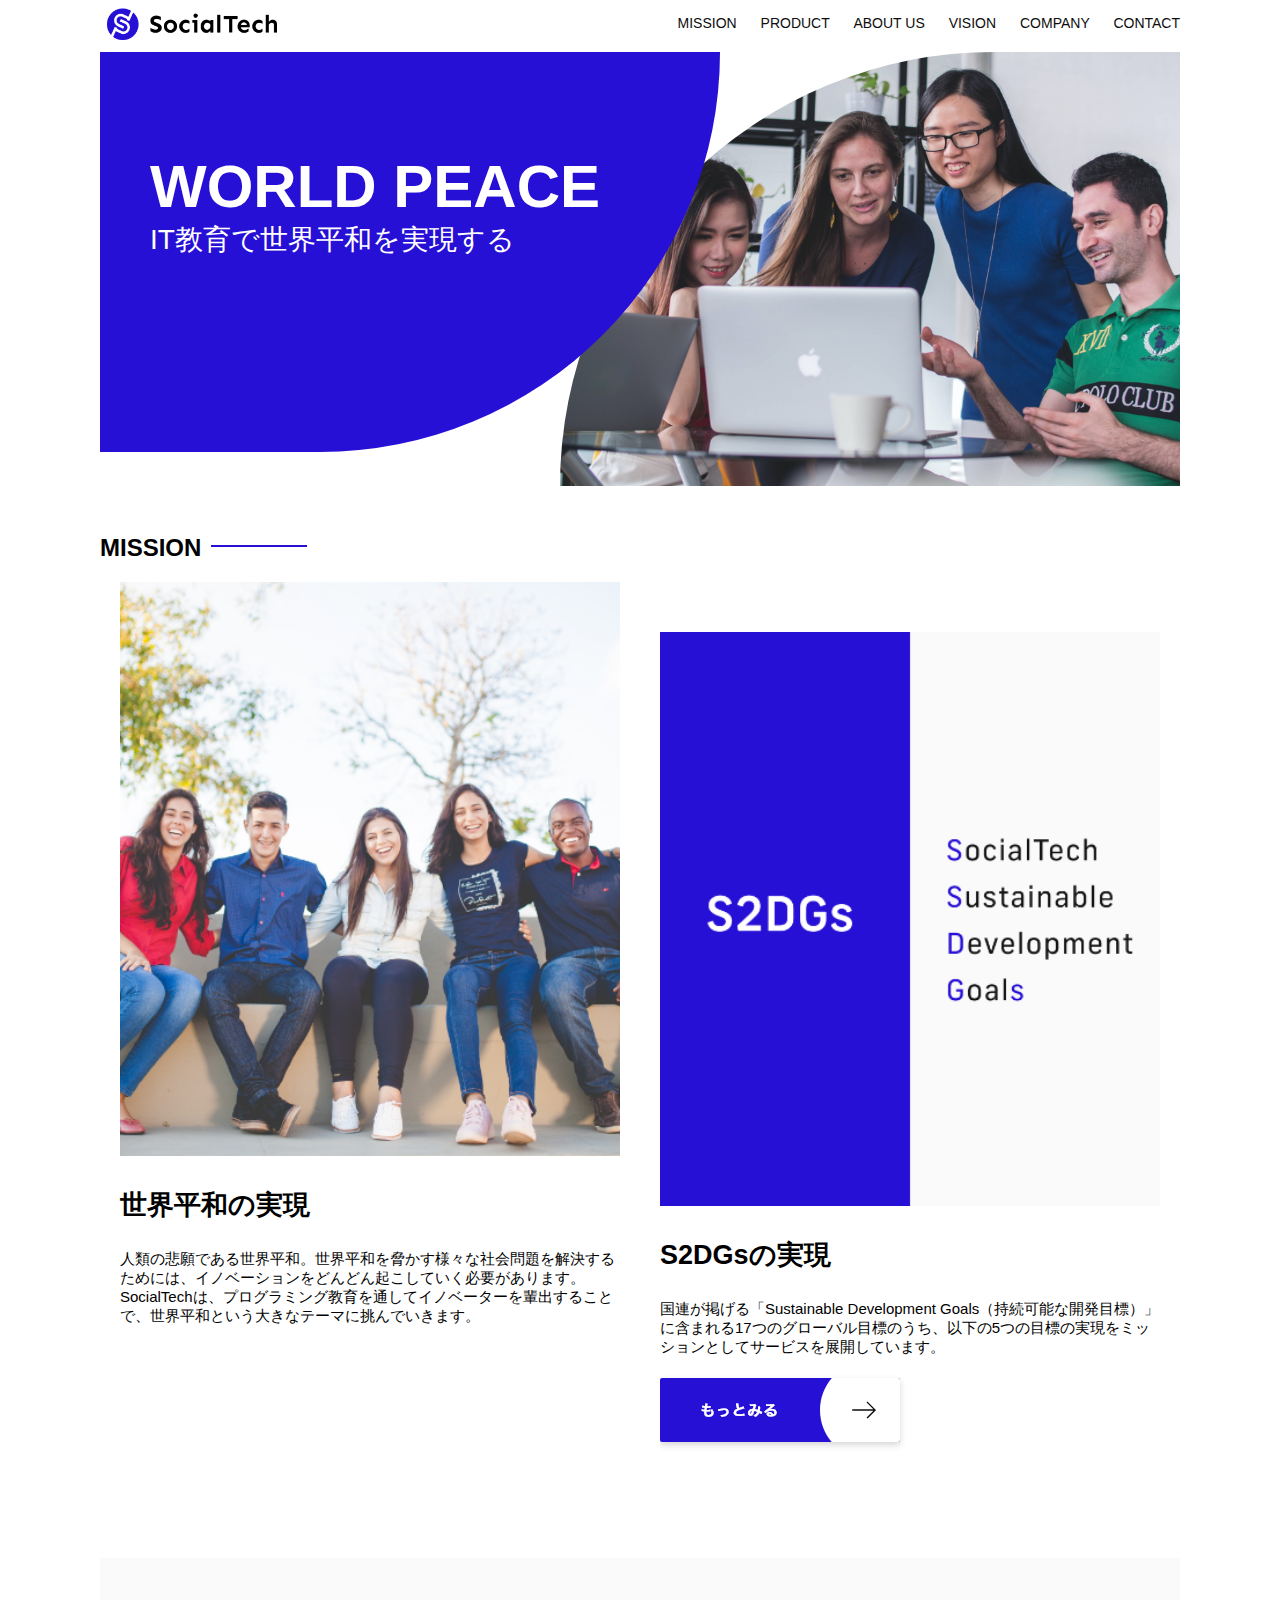
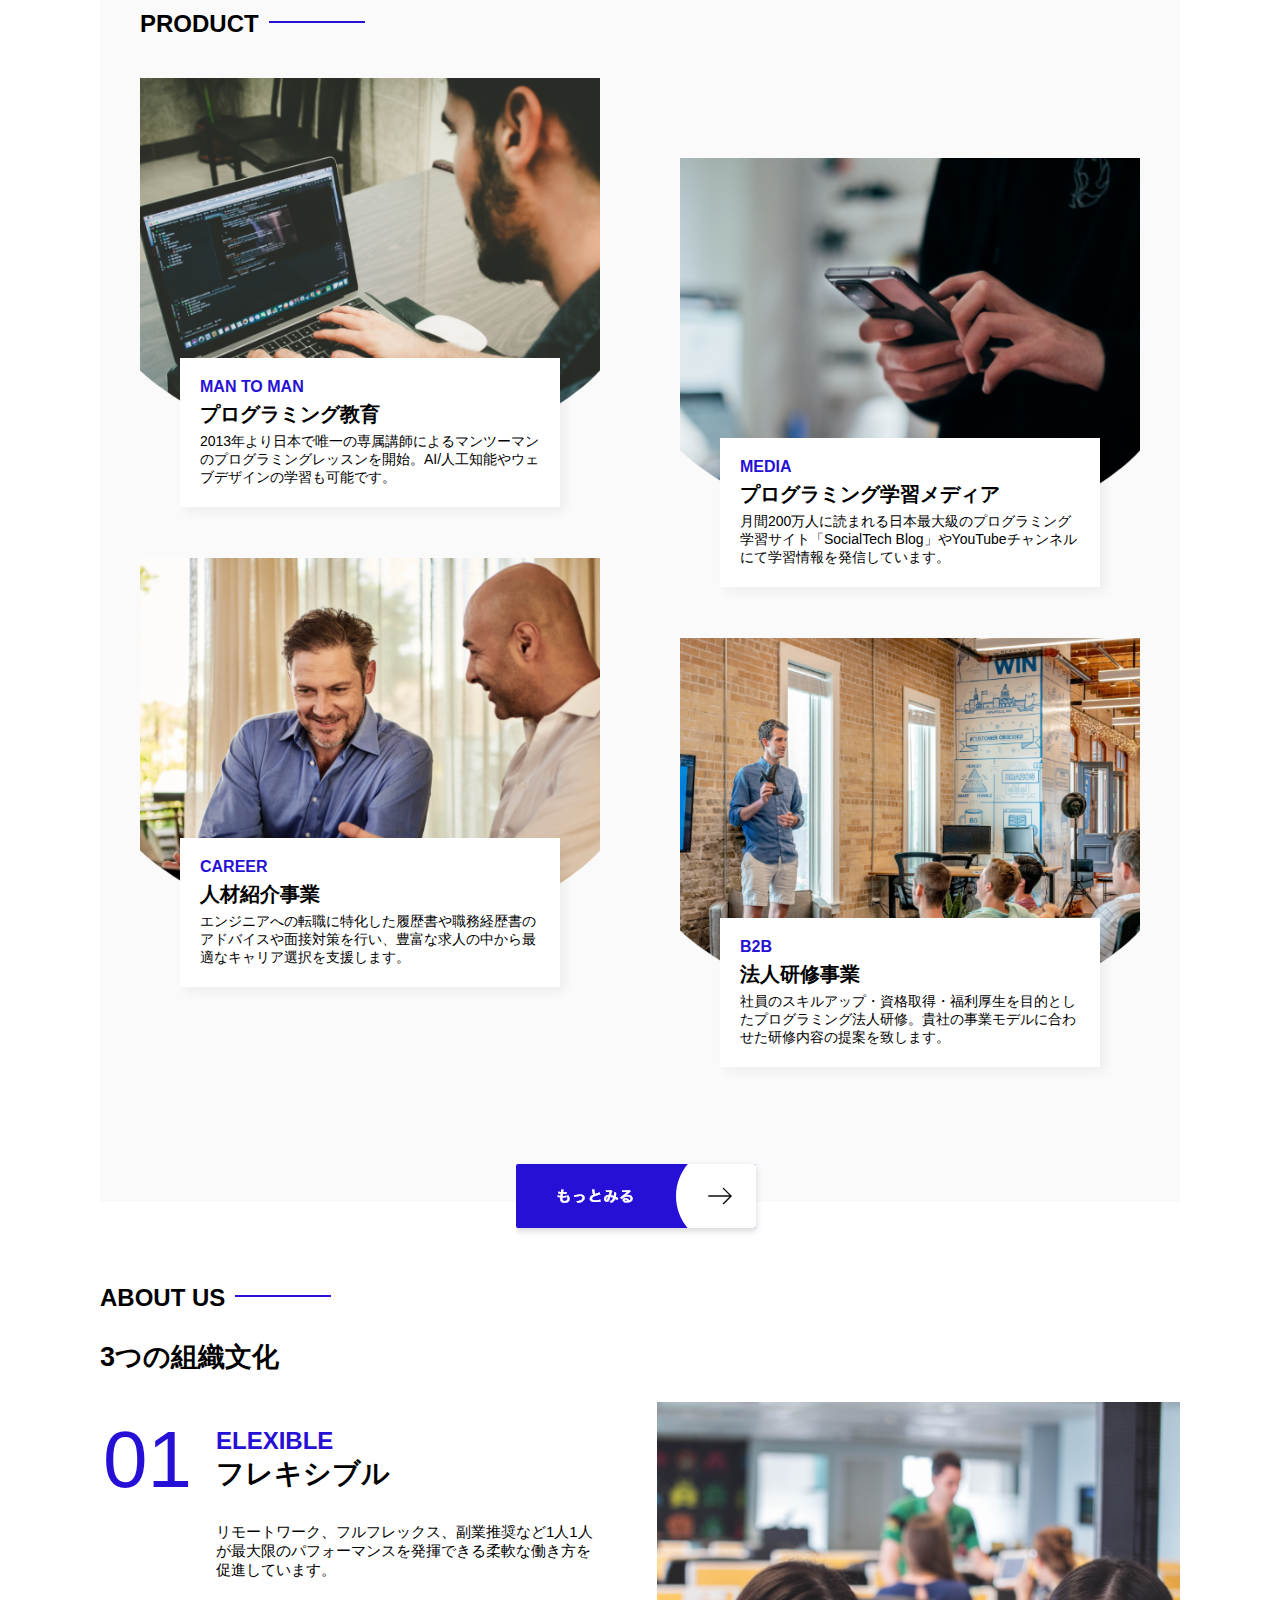
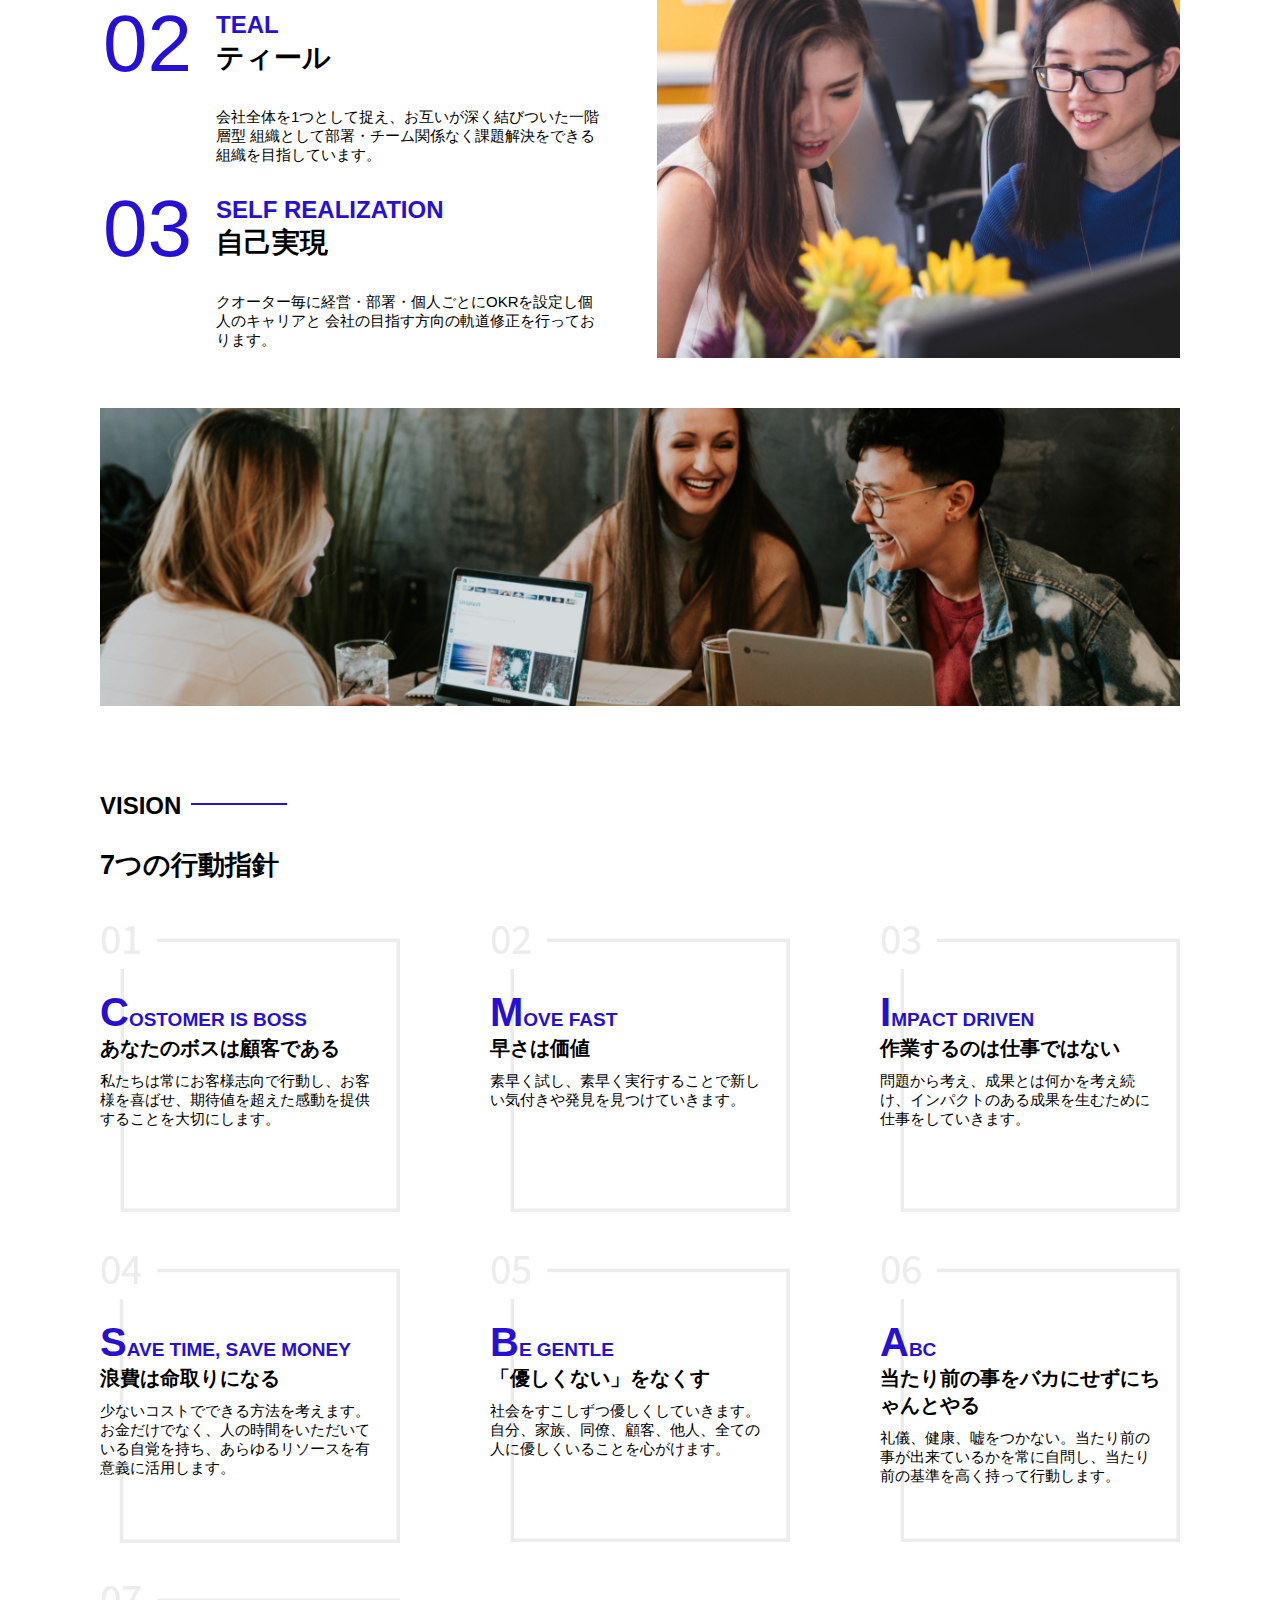
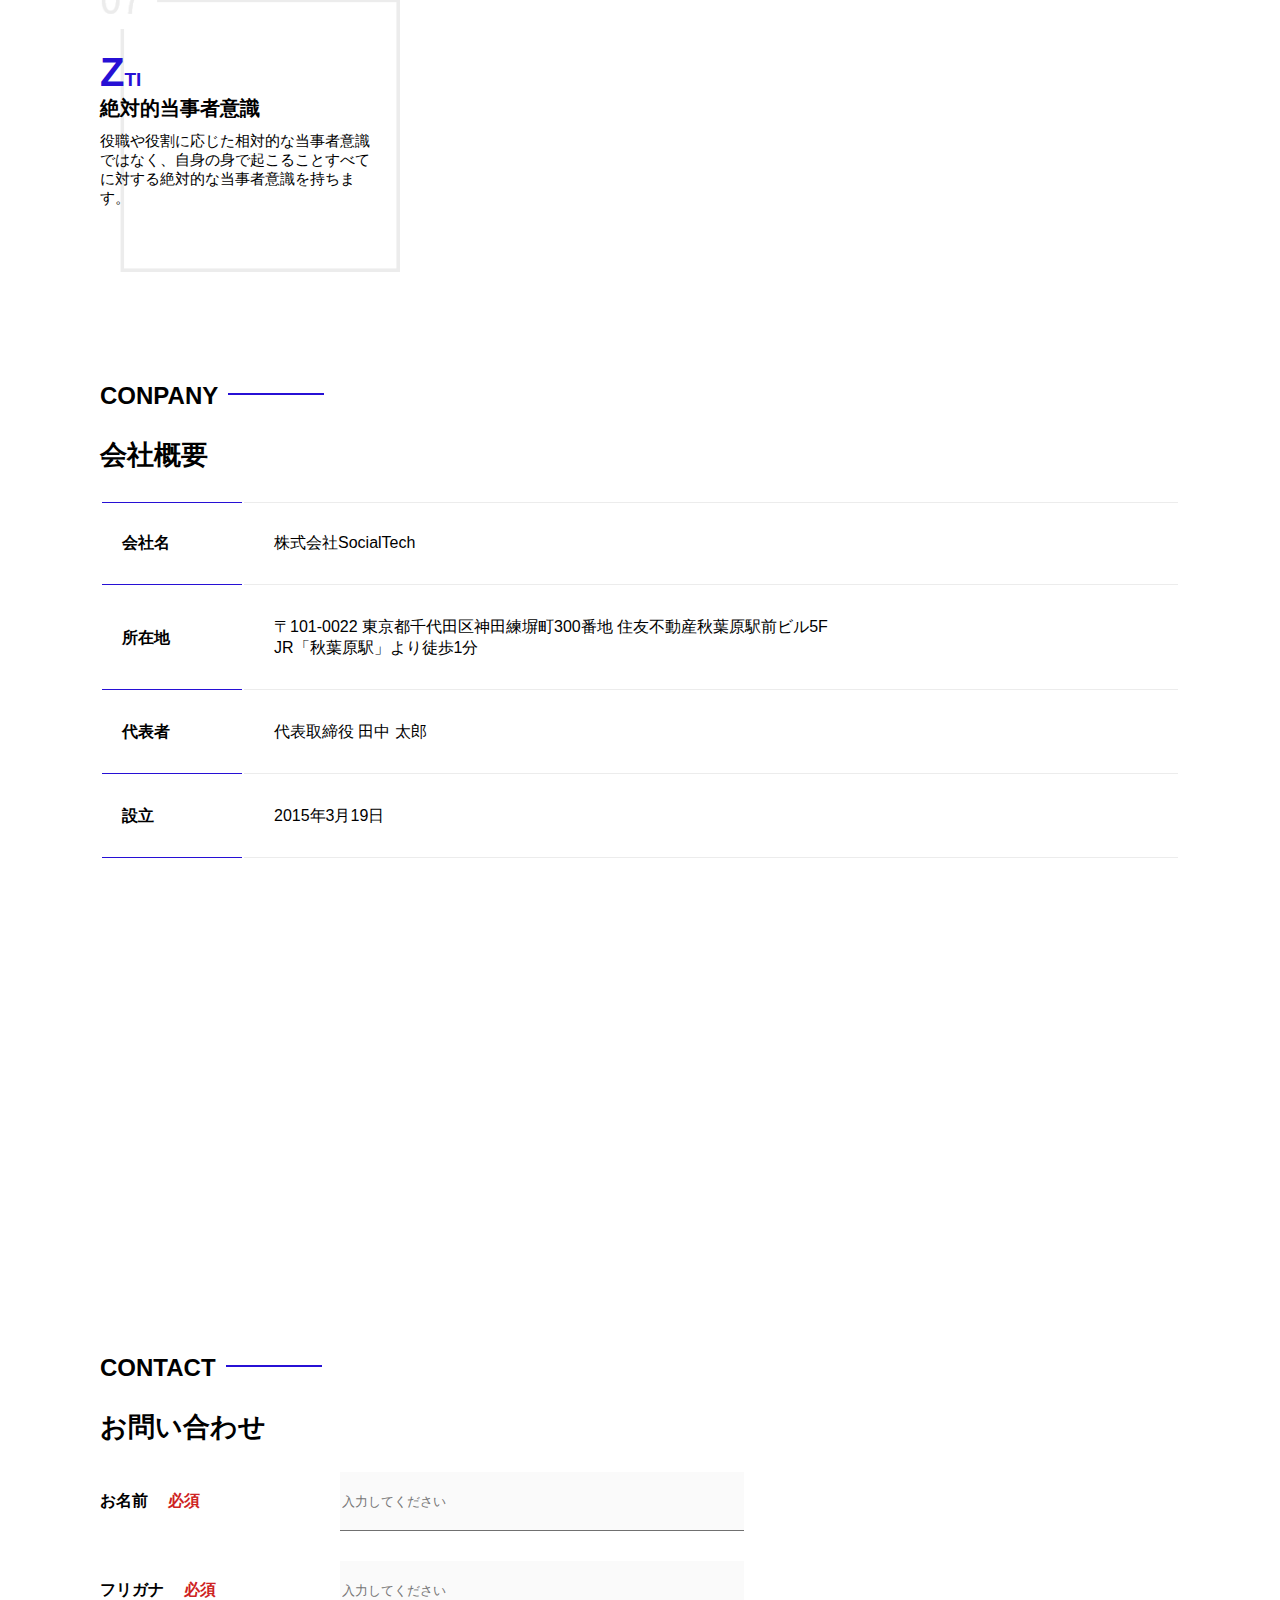
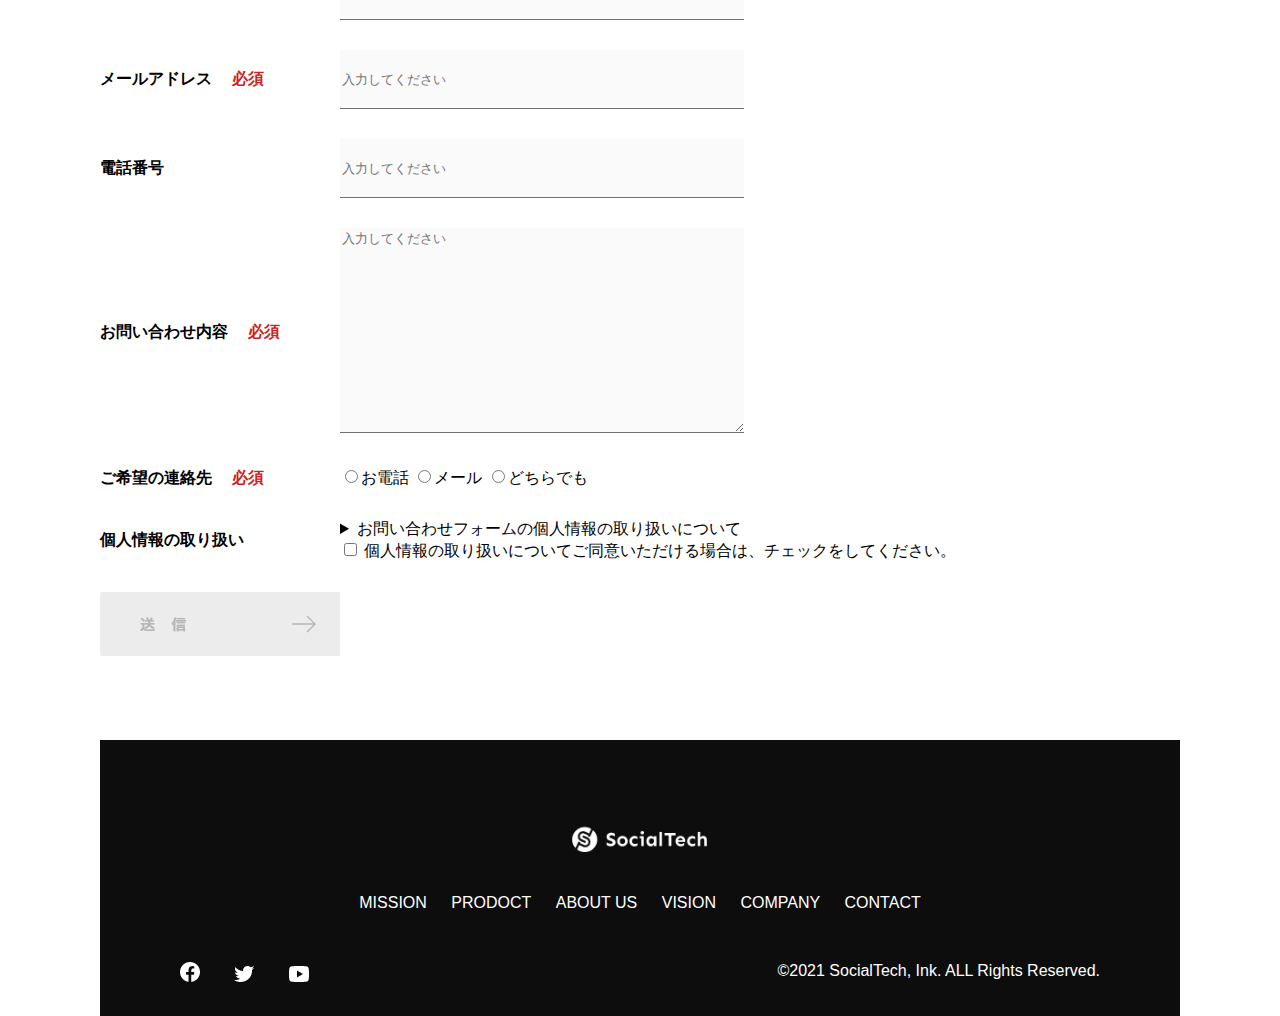
<file: kadai_tutorial_output/index.html>
<!DOCTYPE html>
<html>
   <head>
    <title>SocialTech</title>
    <meta charset="UTF-8">
    <meta name="description" content="SocialTechはEdTech業界のリーディングカンパニーを目指します。">
    <meta name="viewport" content="width=device-width, initial-scale=1.0">
    <link rel="stylesheet" href="style.css">
   </head>
 <body>
   <!-- ヘッダー --> 
   <header>
    <!-- ロゴ -->
    <a href="index.html" id="logo"><img src="images/logo.png" alt="トップページに戻る"></a>

     <!-- PC用ナビゲーション -->
     <nav id="nav-pc">
       <a href="mission.html">MISSION</a>
       <a href="product.html">PRODUCT</a>
       <a href="index.html#aboutus">ABOUT US</a>
       <a href="index.html#vision">VISION</a>
       <a href="index.html#company">COMPANY</a>
       <a href="index.html#contact">CONTACT</a>
     </nav>
     <!--スマホ用メニューボタン  -->
     <img id="menu-sp" src="images/button-menu.png" alt="ナビゲーションを開く" onclick="document.getElementById('nav-sp').style.display = 'block'">
     
     <!-- スマホ用ナビゲーション -->
     <nav id="nav-sp">
      <img id="close" src="images/button-close.png" alt="ナビゲーションを閉じる" onclick="document.getElementById('nav-sp').style.display = 'none'">
      <a id="logo-sp" href="index.html" onclick="document.getElementById('nav-sp').style.display = 'none'"><img
          src="images/logo-sp.png" alt="トップページに戻る"></a>
      <a class="menu" href="mission.html" onclick="document.getElementById('nav-sp').style.display = 'none'">MISSION</a>
      <a class="menu" href="product.html" onclick="document.getElementById('nav-sp').style.display = 'none'">PRODUCT</a>
      <a class="menu" href="index.html#aboutus" onclick="document.getElementById('nav-sp').style.display = 'none'">ABOUT
        US</a>
      <a class="menu" href="index.html#vision"
        onclick="document.getElementById('nav-sp').style.display = 'none'">VISION</a>
      <a class="menu" href="index.html#company"
        onclick="document.getElementById('nav-sp').style.display = 'none'">COMPANY</a>
      <a class="menu" href="index.html#contact"
        onclick="document.getElementById('nav-sp').style.display = 'none'">CONTACT</a>
      <div id="sns">
        <a href="https://www.facebook.com/sejuku2013"><img src="images/button-facebook.png" alt="Facebookのリンク"></a>
        <a href="https://twitter.com/samuraijuku"><img src="images/button-twitter.png" alt="Twitterのリンク"></a>
        <a href="https://www.youtube.com/channel/UCCFOQO5aDK0xXam4cUQXT8g"><img src="images/button-youtube.png" alt="YouTubeのリンク"></a>
      </div>
    </nav>
   </header>
     <main>
      <article>
        <section id="main-visual">
          <div id="main-message">
            <h1>WORLD PEACE</h1>
            <p>IT教育で世界平和を実現する</p>
          </div>
          <img src="images/index/index-main.png" alt="pc周りに集まる多国籍の仲間たち">
        </section>
      <!-- ミッション -->
        <section id="mission">
          <h2 class="index-h2">MISSION</h2>
          <div id="mission-flex">
            <div>
              <img id="mission-photo" src="images/index/index-mission.png" alt="屋外のベンチで撮影をする多国籍の仲間たち">
              <h3>世界平和の実現</h3>
              <P>
                人類の悲願である世界平和。世界平和を脅かす様々な社会問題を解決するためには、イノベーションをどんどん起こしていく必要があります。SocialTechは、プログラミング教育を通してイノベーターを輩出することで、世界平和という大きなテーマに挑んでいきます。
              </P>
            </div>
            <div>
              <img id="s2dgs" src="images/index/s2dgs.png" alt="S2DGs">
             <h3>S2DGsの実現</h3>
             <p>国連が掲げる「Sustainable Development Goals（持続可能な開発目標）」に含まれる17つのグローバル目標のうち、以下の5つの目標の実現をミッションとしてサービスを展開しています。</p>
             <a href="mission.html">
               <img src="images/button-more.png" alt="もっとみる">
             </a>
          </div>
        </div>
      </section>
      <!-- プロダクト -->
      <section id="product">
        <h2 class="index-h2">PRODUCT</h2>
        <div>
          <div id="product-left">
              <div>
                <img class="product-photo" src="images/index/index-mantoman.png" alt="PCでコードを書く男性">
                <div class="product-explain">
                  <span>MAN TO MAN</span>
                  <h3>プログラミング教育</h3>
                  <p>2013年より日本で唯一の専属講師によるマンツーマンのプログラミングレッスンを開始。AI/人工知能やウェブデザインの学習も可能です。</p>
                </div>
              </div>
              <div>
                <img class="product-photo" src="images/index/index-career.png" alt="笑顔で話し合う2人の男性">
                <div class="product-explain">
                  <span>CAREER</span>
                  <h3>人材紹介事業</h3>
                  <p>エンジニアへの転職に特化した履歴書や職務経歴書のアドバイスや面接対策を行い、豊富な求人の中から最適なキャリア選択を支援します。</p>
                </div>
              </div>
          </div>
          <div id="product-right">
            <div>
              <img class="product-photo" src="images/index/index-media.png" alt="スマートフォンを操作する人">
              <div class="product-explain">
                <span>MEDIA</span>
                <h3>プログラミング学習メディア</h3>
                <p>月間200万人に読まれる日本最大級のプログラミング学習サイト「SocialTech Blog」やYouTubeチャンネルにて学習情報を発信しています。</p>
              </div>
            </div>
            <div>
              <img class="product-photo" src="images/index/index-b2b.png" alt="講演中の男性とそれを聴く人々">
              <div class="product-explain">
                <span>B2B</span>
                <h3>法人研修事業</h3>
                <p>社員のスキルアップ・資格取得・福利厚生を目的としたプログラミング法人研修。貴社の事業モデルに合わせた研修内容の提案を致します。</p>
              </div>
            </div>
          </div>
        </div>
        <div>
          <a id="product-more" href="product.html">
            <img src="images/button-more.png" alt="もっとみる">
          </a>
          </div>
        
      </section>
      <!-- ABOUT US -->
      <section id="aboutus">
        <h2 class="index-h2">ABOUT US</h2>
        <h3>3つの組織文化</h3>
        <div>
          <table class="culture-table">
            <tr>
              <td>
                <span class="culture-num">01</span>
              </td>
              <td>
                <span class="culture-en">ELEXIBLE</span>
                <span class="culture-jp">フレキシブル</span>
              </td>
            </tr>
            <tr>
              <td>
                <!-- からのセル -->
              </td>
              <td>
                <p class="culture-description">
                   リモートワーク、フルフレックス、副業推奨など1人1人が最大限のパフォーマンスを発揮できる柔軟な働き方を促進しています。
                </p>
              </td>
            </tr>
            <tr>
              <td>
                <span class="culture-num">02</span>
              </td>
              <td>
                <span class="culture-en">TEAL</span>
                <span class="culture-jp">ティール</span>
              </td>
            </tr>
            <tr>
              <td>
                <!-- 空のセル -->
              </td>
              <td>
                <p class="culture-description">
                   会社全体を1つとして捉え、お互いが深く結びついた一階層型
                   組織として部署・チーム関係なく課題解決をできる組織を目指しています。
                </p>
              </td>
            </tr>
            <tr>
              <td>
                <span class="culture-num">03</span>
              </td>
              <td>
                <span class="culture-en">SELF REALIZATION</span>
                <span class="culture-jp">自己実現</span>
              </td>
            </tr>
            <tr>
              <td>
                <!-- 空のセル -->
              </td>
              <td>
                <p class="culture-description">
                  クオーター毎に経営・部署・個人ごとにOKRを設定し個人のキャリアと
                  会社の目指す方向の軌道修正を行っております。
                </p>
              </td>
            </tr>
          </table>
            <img class="culture-img" src="images/index/index-aboutus1.png" alt="笑顔で話し合う2人の女性">
        </div>
            <img class="culture-img2" src="images/index/index-aboutus2.png" alt="笑顔で話し合う三人の男女">
      </section>   
         <!-- VISION -->
      <section id="vision">
        <h2 class="index-h2">VISION</h2>
        <h3>7つの行動指針</h3>
        <div>
          <div class="vision-box">
            <img src="images/index/vision-01.png">
            <span>
              <h4>COSTOMER IS BOSS</h4>
              <h5>あなたのボスは顧客である</h5>
              <p>私たちは常にお客様志向で行動し、お客様を喜ばせ、期待値を超えた感動を提供することを大切にします。</p>
            </span>
          </div>
           <div class="vision-box">
            <img src="images/index/vision-02.png" alt="02">
            <span>
              <h4>MOVE FAST</h4>
              <h5>早さは価値</h5>
              <p>素早く試し、素早く実行することで新しい気付きや発見を見つけていきます。</p>
            </span>
          </div>
          <div class="vision-box">
            <img src="images/index/vision-03.png" alt="03">
            <span>
              <h4>IMPACT DRIVEN</h4>
              <h5>作業するのは仕事ではない</h5>
              <p>問題から考え、成果とは何かを考え続け、インパクトのある成果を生むために仕事をしていきます。</p>
            </span>
          </div>
          <div class="vision-box">
            <img src="images/index/vision-04.png" alt="04">
            <span>
              <h4>SAVE TIME, SAVE MONEY</h4>
              <h5>浪費は命取りになる</h5>
              <p>少ないコストでできる方法を考えます。お金だけでなく、人の時間をいただいている自覚を持ち、あらゆるリソースを有意義に活用します。</p>
            </span>
          </div>
          <div class="vision-box">
            <img src="images/index/vision-05.png" alt="05">
            <span>
              <h4>BE GENTLE</h4>
              <h5>「優しくない」をなくす</h5>
              <p>社会をすこしずつ優しくしていきます。自分、家族、同僚、顧客、他人、全ての人に優しくいることを心がけます。</p>
            </span>
          </div>
          <div class="vision-box">
            <img src="images/index/vision-06.png" alt="06">
            <span>
              <h4>ABC</h4>
              <h5>当たり前の事をバカにせずにちゃんとやる</h5>
              <p>礼儀、健康、嘘をつかない。当たり前の事が出来ているかを常に自問し、当たり前の基準を高く持って行動します。</p>
            </span>
          </div>
          <div class="vision-box">
            <img src="images/index/vision-07.png" alt="07">
            <span>
              <h4>ZTI</h4>
              <h5>絶対的当事者意識</h5>
              <p>役職や役割に応じた相対的な当事者意識ではなく、自身の身で起こることすべてに対する絶対的な当事者意識を持ちます。</p>
            </span>
          </div>
        </div>
      </section>  
     <!-- COMPANY -->
      <section id="company">
        <h2 class="index-h2">CONPANY</h2>
        <h3>会社概要</h3>
        <table id="company-table">
         <tr>
          <th class="tableheader-first">会社名</th>
          <td class="cell-first">株式会社SocialTech</td>
         </tr>
         <tr>
          <th class="tableheader">所在地</th>
          <td class="cell">〒101-0022 東京都千代田区神田練塀町300番地 住友不動産秋葉原駅前ビル5F<br>JR「秋葉原駅」より徒歩1分</td>
         </tr>
         <tr>
          <th class="tableheader">代表者</th>
          <td class="cell">代表取締役 田中 太郎</td>
         </tr>
         <tr>
          <th class="tableheader">設立</th>
          <td class="cell">2015年3月19日</td>
         </tr>
         </table>
          <iframe
            src="https://www.google.com/maps/embed?pb=!1m18!1m12!1m3!1d3240.0688551336807!2d139.7720776771055!3d35.69992317258124!2m3!1f0!2f0!3f0!3m2!1i1024!2i768!4f13.1!3m3!1m2!1s0x60188fee13660e23%3A0x77137876edf742ac!2z5L2P5Y-L5LiN5YuV55Sj56eL6JGJ5Y6f6aeF5YmN44OT44Or!5e0!3m2!1sja!2sjp!4v1704858013291!5m2!1sja!2sjp"
            style="border:0;" allowfullscreen="" loading="lazy">
          </iframe>
      </section>
     <!-- CONTACT -->
      <section id="contact">
        <h2 class="index-h2">CONTACT</h2>
        <h3>お問い合わせ</h3>
       <form>
        <div>
          <div class="contact-heading">
            <label class="contact-label">お名前<span class="contact-span">必須</span></label>
          </div>
          <div>
            <input type="text" name="name" placeholder="入力してください" class="contact-textbox">
          </div>
        </div>
        
        <div>
           <div class="contact-heading">
             <label class="contact-label">フリガナ<span class="contact-span">必須</span></label>
           </div>
           <div>
             <input type="text" nama="hurigana" placeholder="入力してください" class="contact-textbox">
           </div>
         </div>  

         <div>
           <div class="contact-heading">
             <label class="contact-label">メールアドレス<span class="contact-span">必須</span></label>
           </div>
           <div>
              <input type="text" name="email" placeholder="入力してください" class="contact-textbox">
           </div>
         </div>

         <div>
           <div class="contact-heading">
              <label class="contact-label">電話番号</label>
           </div>
           <div>
              <input type="text" name="tel" placeholder="入力してください" class="contact-textbox">
           </div>
         </div>

         <div>
           <div class="contact-heading">
              <label class="contact-label">お問い合わせ内容<span class="contact-span">必須</span></label>
           </div>
           <div>
              <textarea class="contact-textarea" placeholder="入力してください" name="message"></textarea>
           </div>
         </div>

         <div>
           <div class="contact-heading">
              <label class="contact-label">ご希望の連絡先<span class="contact-span">必須</span></label>
           </div>
           <div>
              <input class="radiobutton" type="radio" value="tel" name="contact" chacked><label>お電話</label>
              <input class="radiobutton" type="radio" value="mail" name="contact"><label>メール</label>
              <input class="radiobutton" type="radio" value="both" name="contact"><label>どちらでも</label>
           </div>
         </div>

         <div>
           <div class="contact-heading">
              <label class="contact-label">個人情報の取り扱い</label>
           </div>
           <div>
            <details>
              <summary>お問い合わせフォームの個人情報の取り扱いについて</summary>
              <div>
                <span>１．組織の名称又は氏名</span><br>
                株式会社SocialTech<br><br>
                <span>２．個人情報保護管理者（若しくはその代理人）の氏名又は職名、所属及び連絡先
                  鈴木 一郎 コーポレート部</span><br>
                メールアドレス:samurai@example.com<br>
                TEL:03-1234-5678<br>
                <span>３．個人情報の利用目的</span><br>
                ・本サービス及び本サービスに関連する情報の提供又はそれらに関する連絡のため<br>
                ・ユーザーの本人確認のため<br>
                ・当社サービスのご案内のため<br>
                ・当社の商品等の広告または宣伝（電子メールによるものを含むものとします。）<br><br>
                <span>４．個人情報の取り扱い業務の委託</span><br>
                個人情報の取扱業務の全部または一部を外部に業務委託する場合があります。<br>
                その際、弊社は、個人情報を適切に保護できる管理体制を敷き実行していることを条件として<br>
                委託先を厳選したうえで、機密保持契約を委託先と締結し、お客様の個人情報を厳密に管理させます。<br><br>
                <span>５．個人情報の開示等の請求</span><br>
                お客様は、弊社に対してご自身の個人情報の開示等（利用目的の通知、開示、内容の訂正・追加・削除、利用の停止または消去、第三者への提供の停止）に関して、当社問合わせ窓口に申し出ることができます。<br>
                その際、弊社はお客様ご本人を確認させていただいたうえで、合理的な期間内に対応いたします。<br><br>
                なお、個人情報に関する弊社問合わせ先は、次の通りです。<br><br>
                株式会社SocialTech 個人情報問合せ窓口<br>
                〒101-0022 東京都千代田区神田練塀町300番地 住友不動産秋葉原駅前ビル5F<br>
                メールアドレス:samurai@example.com TEL:03-1234-5678<br><br>
                <span>６．個人情報を提供されることの任意性について</span><br><br>
                お客様がご自身の個人情報を弊社に提供されるか否かは、お客様のご判断によりますが、もしご提供されない場合には、適切なサービスが提供できない場合がありますので予めご了承ください。
              </div>
            </details>
            <input type="checkbox" name="agree">
            <span>個人情報の取り扱いについてご同意いただける場合は、チェックをしてください。</span>
           </div>
         </div>
            <input type="image" src="images/button-submit.png" alt="送信する">
       </form> 
      </section>
     </article>

    <footer>
          <div id="footer-logo">
             <img src="images/logo-sp.png" alt="socialtech">
          </div>
          <div id="footer-link">
             <a href="mission.html">MISSION</a>
             <a href="product.html">PRODOCT</a>
             <a href="index.html#aboutus">ABOUT US</a>
             <a href="index.html#vision">VISION</a>
             <a href="index.html#company">COMPANY</a>
             <a href="index.html#contact">CONTACT</a>
          </div>
          <div id="sns-footer">
             <a href="https://www.facebook.com/sejuku2013"><img src="images/button-facebook.png" alt="Facebookのリンク"></a>
             <a href="https://twitter.com/samuraijuku"><img src="images/button-twitter.png" alt="Twitterのリンク"></a>
             <a href="https://www.youtube.com/channel/UCCFOQO5aDK0xXam4cUQXT8g"><img src="images/button-youtube.png" alt="YouTubeのリンク"></a>
             <span id="copyright">&copy;2021 SocialTech, Ink. ALL Rights Reserved. </span>
          </div>
       </footer>
     </main>
   </body>
   
   </html>
</file>
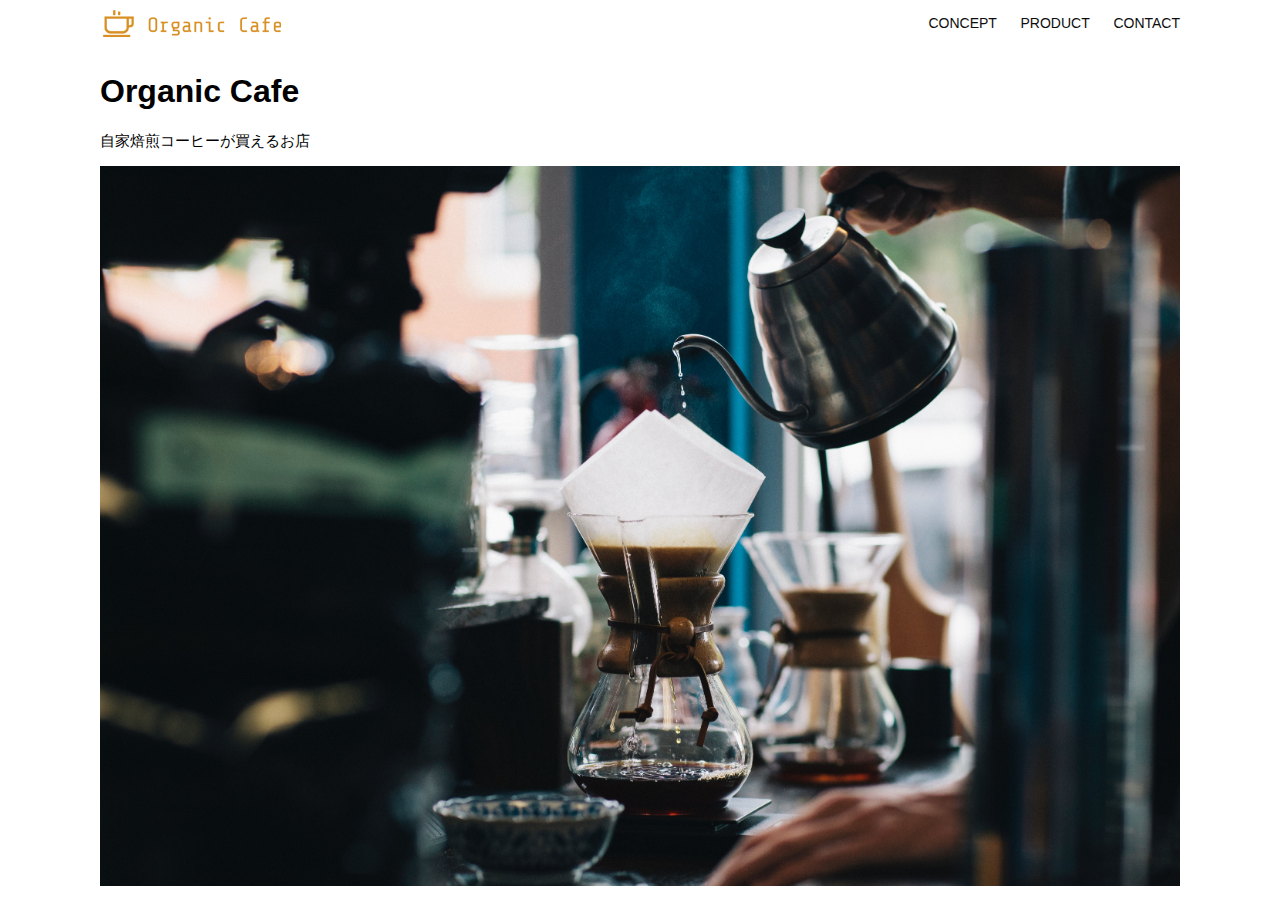
<file: html-css-kadai_013/kadai_013/index.html>
<!DOCTYPE html>
<html>
  <head>
    <title>Organic Cafe</title>
    <meta charset="UTF-8" />
    <meta
      name="description"
      content="自家焙煎のコーヒーがお家で楽しめるOrganic Cafe"
    />
    <meta name="viewport" content="width=device-width, initial-scale=1.0" />
    <link rel="stylesheet" href="style.css" />
  </head>
  <body>
    <!-- ヘッダー -->
    <header>
      <!-- ロゴ -->
      <a href="index.html" id="logo"
        ><img src="images/logo.png" alt="トップページに戻る"
      /></a>

      <!-- PC用ナビゲーション -->
      <nav id="nav-pc">
        <a href="index.html#concept">CONCEPT</a>
        <a href="index.html#product">PRODUCT</a>
        <a href="index.html#contact">CONTACT</a>
      </nav>
      <img id="menu-sp" src="images/button-menu.png" alt="ナヴィゲーションを開く" onclick="document.getElementById('nav-sp').style.display = 'block'">

      <!-- スマホ用ナビゲーション -->
      <nav id="nav-sp">
        <img id="close" src="images/button-close.png" alt="ナビゲーションを閉じる" onclick="document.getElementById('nav-sp').style.display = 'none'">
        <a id="logo-sp" href="index.html" onclick="document.getElementById('nav-sp').style.display = 'none'"><img src="images/logo-sp.png" alt="トップページに戻る"></a>
        <a class="menu" href="index.html#concept" onclick="document.getElementById('nav-sp').style.display = 'none'">CONCEPT</a>
        <a class="menu" href="index.html#product" onclick="document.getElementById('nav-sp').style.display = 'none'">PRODUCT</a>
        <a class="menu" href="index.html#contact" onclick="document.getElementById('nav-sp').style.display = 'none'">CONTACT</a>
        
      </nav>
    </header>
    <main>
      <article>
        <!-- メインビジュアル -->
        <section id="main-visual">
          <div id="main-message">
            <h1>Organic Cafe</h1>
            <p>自家焙煎コーヒーが買えるお店</p>
          </div>
          <img
            src="images/main-image.jpg"
            alt="コーヒーをハンドドリップで淹れる画像"
          />
        </section>
      </article>
    </main>
  </body>
</html>
</file>
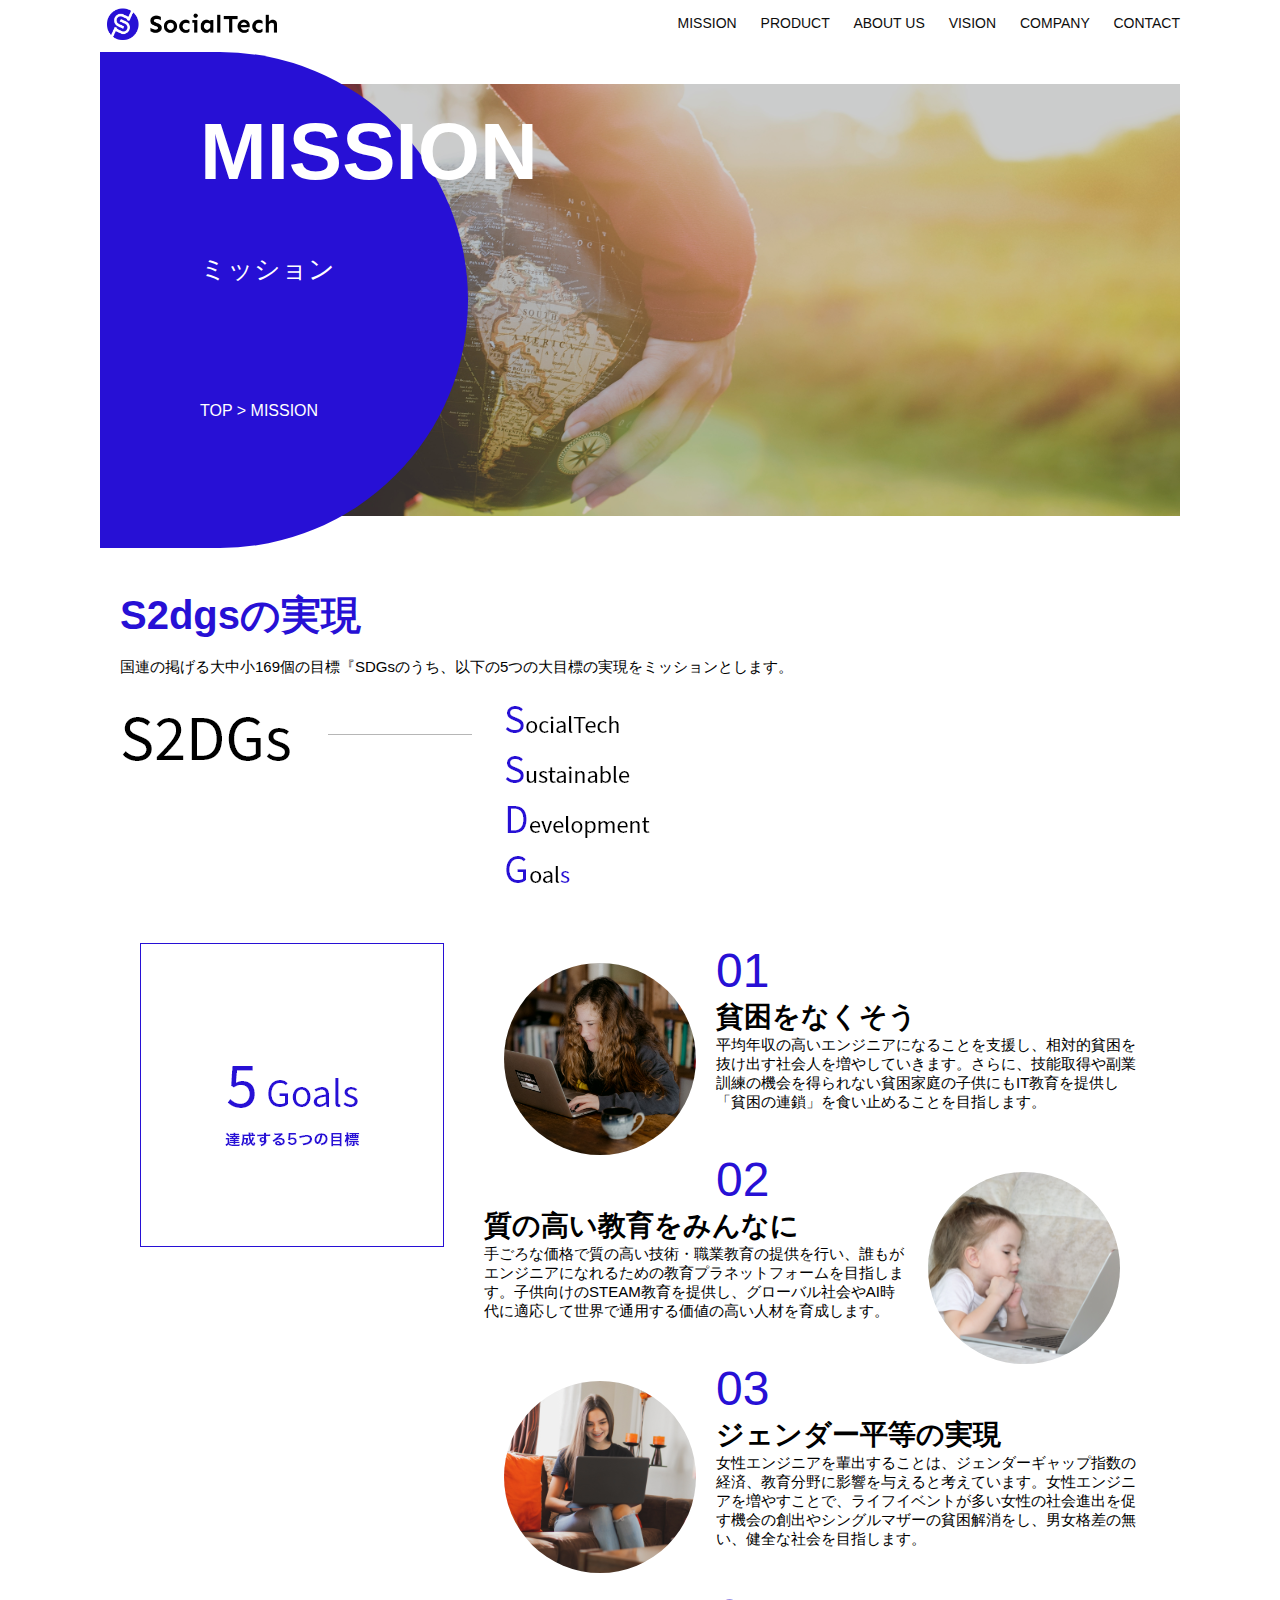
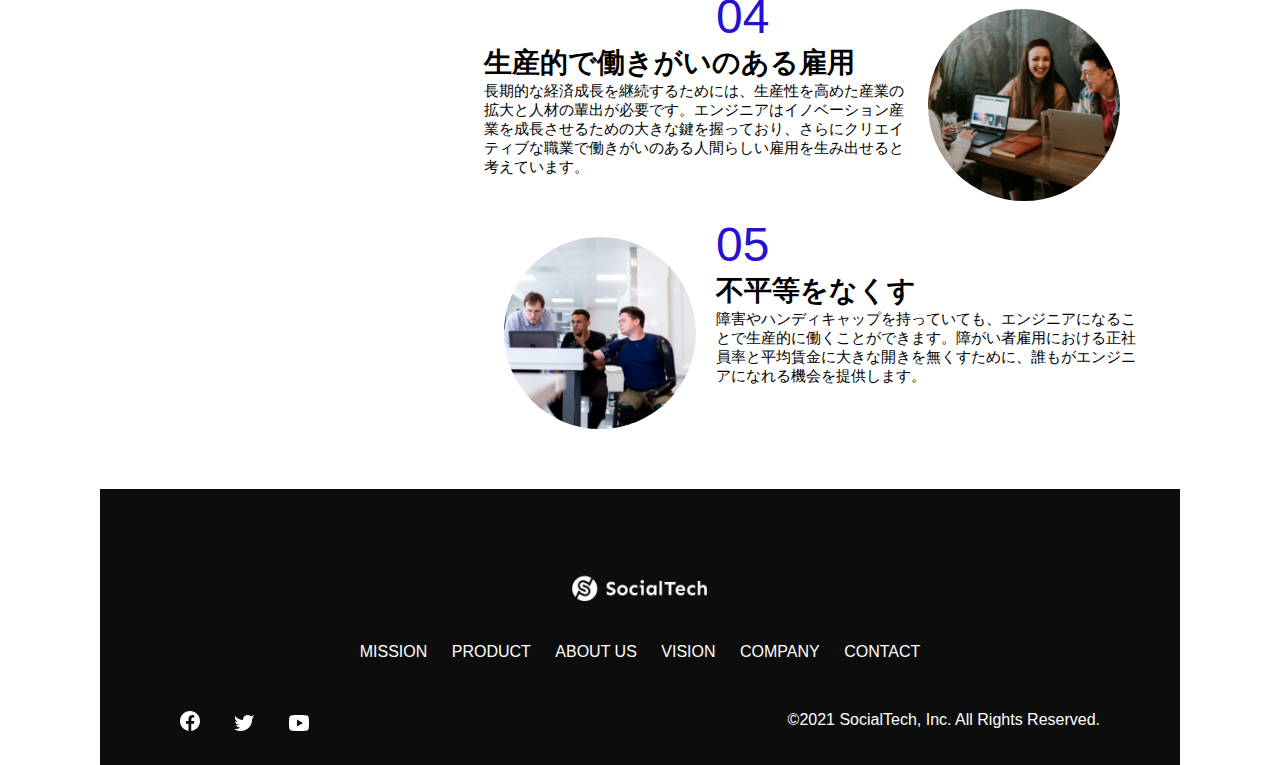
<file: kadai_tutorial_output/mission.html>
<!DOCTYPE html>
  <html>
  <head>
    <title>SocialTech - MISSION ミッション -</title>
    <meta charset="UTF-8">
    <meta name="description" content="SocialTechが目指す5つの目標（S2DGs）を紹介します">
    <meta name="viewport" content="width=device-width, initial-scale=1.0">
    <link rel="stylesheet" href="style.css">
  </head>
 
  <body>
    <!-- ヘッダー -->
    <header>
      <!-- ロゴ -->
      <a href="index.html" id="logo"><img src="images/logo.png" alt="トップページに戻る"></a>
  
      <!-- PC用ナビゲーション -->
      <nav id="nav-pc">
        <a href="mission.html">MISSION</a>
        <a href="product.html">PRODUCT</a>
        <a href="index.html#aboutus">ABOUT US</a>
        <a href="index.html#vision">VISION</a>
        <a href="index.html#company">COMPANY</a>
        <a href="index.html#contact">CONTACT</a>
      </nav>
  
      <!-- スマホ用メニューボタン -->
      <img id="menu-sp" src="images/button-menu.png" alt="ナビゲーションを開く" onclick="document.getElementById('nav-sp').style.display = 'block'">
  
      <!-- スマホ用ナビゲーション -->
      <nav id="nav-sp">
        <img id="close" src="images/button-close.png" alt="ナビゲーションを閉じる" onclick="document.getElementById('nav-sp').style.display = 'none'">
        <a id="logo-sp" href="index.html" onclick="document.getElementById('nav-sp').style.display = 'none'"><img
            src="images/logo-sp.png" alt="トップページに戻る"></a>
        <a class="menu" href="mission.html" onclick="document.getElementById('nav-sp').style.display = 'none'">MISSION</a>
        <a class="menu" href="product.html" onclick="document.getElementById('nav-sp').style.display = 'none'">PRODUCT</a>
        <a class="menu" href="index.html#aboutus" onclick="document.getElementById('nav-sp').style.display = 'none'">ABOUT
          US</a>
        <a class="menu" href="index.html#vision"
          onclick="document.getElementById('nav-sp').style.display = 'none'">VISION</a>
        <a class="menu" href="index.html#company"
          onclick="document.getElementById('nav-sp').style.display = 'none'">COMPANY</a>
        <a class="menu" href="index.html#contact"
          onclick="document.getElementById('nav-sp').style.display = 'none'">CONTACT</a>
        <div id="sns">
          <a href="https://www.facebook.com/sejuku2013"><img src="images/button-facebook.png" alt="Facebookのリンク"></a>
          <a href="https://twitter.com/samuraijuku"><img src="images/button-twitter.png" alt="Twitterのリンク"></a>
          <a href="https://www.youtube.com/channel/UCCFOQO5aDK0xXam4cUQXT8g"><img src="images/button-youtube.png" alt="YouTubeのリンク"></a>
        </div>
      </nav>
    </header>
    <main>
      <article>
        <section id="mission-main">
          <div id="mission-title">
            <h1>MISSION</h1>
            <span>ミッション</span>
            <div>TOP > MISSION</div>
          </div>
        </section>
        <section id="mission-s2dgs">
          <h2 class="mission-h2">S2dgsの実現</h2>
          <P>国連の掲げる大中小169個の目標『SDGsのうち、以下の5つの大目標の実現をミッションとします。</P>  
          <img src="images/mission/mission-s2dgs.png" alt="S2DGs">
        </section>
        <section id="mission-5goals">
          <div>
            <img id="s2dgs-image" src="images/mission/mission-5goals.png">
          </div>
          <div>
            <div>
              <img class="fivegoals-image-left" src="images/mission/mission-5goals01.png" alt="PC操作をする女の子">
              <span class="fivegoals-number">01</span>
              <h3 class="fivegoals-h3">貧困をなくそう</h3>
              <p class="fivegoals-p">平均年収の高いエンジニアになることを支援し、相対的貧困を抜け出す社会人を増やしていきます。さらに、技能取得や副業訓練の機会を得られない貧困家庭の子供にもIT教育を提供し「貧困の連鎖」を食い止めることを目指します。
              </p>
            </div>
            <div>
              <img class="fivegoals-image-right" src="images/mission/mission-5goals02.png" alt="PCを見つめる小さい女の子">
              <span class="fivegoals-number">02</span>
              <h3 class="fivegoals-h3">質の高い教育をみんなに</h3>
              <p class="fivegoals-p">手ごろな価格で質の高い技術・職業教育の提供を行い、誰もがエンジニアになれるための教育プラネットフォームを目指します。子供向けのSTEAM教育を提供し、グローバル社会やAI時代に適応して世界で通用する価値の高い人材を育成します。
              </p>
            </div>
          
          <div>
            <img class="fivegoals-image-left" src="images/mission/mission-5goals03.png" alt="PCを操作する女性">
            <span class="fivegoals-number">03</span>
            <h3 class="fivegoals-h3">ジェンダー平等の実現</h3>
            <p class="fivegoals-p">
              女性エンジニアを輩出することは、ジェンダーギャップ指数の経済、教育分野に影響を与えると考えています。女性エンジニアを増やすことで、ライフイベントが多い女性の社会進出を促す機会の創出やシングルマザーの貧困解消をし、男女格差の無い、健全な社会を目指します。
            </p>
          </div>
  
          <div>
            <img class="fivegoals-image-right" src="images/mission/mission-5goals04.png" alt="笑顔で話し合う3人の男女">
            <span class="fivegoals-number">04</span>
            <h3 class="fivegoals-h3">生産的で働きがいのある雇用</h3>
            <p class="fivegoals-p">
              長期的な経済成長を継続するためには、生産性を高めた産業の拡大と人材の輩出が必要です。エンジニアはイノベーション産業を成長させるための大きな鍵を握っており、さらにクリエイティブな職業で働きがいのある人間らしい雇用を生み出せると考えています。
            </p>
          </div>
  
          <div>
            <img class="fivegoals-image-left" src="images/mission/mission-5goals05.png" alt="障害を持つ男性が生き生きと働く様子">
            <span class="fivegoals-number">05</span>
            <h3 class="fivegoals-h3">不平等をなくす</h3>
            <p class="fivegoals-p">
              障害やハンディキャップを持っていても、エンジニアになることで生産的に働くことができます。障がい者雇用における正社員率と平均賃金に大きな開きを無くすために、誰もがエンジニアになれる機会を提供します。
            </p>
          </div>
         </div> 
        </section>
      </article>
      <footer>
        <div id="footer-logo">
          <img src="images/logo-sp.png" alt="SocialTech">
        </div>
        <div id="footer-link">
          <a href="mission.html">MISSION</a>
          <a href="product.html">PRODUCT</a>
          <a href="index.html#aboutus">ABOUT US</a>
          <a href="index.html#vision">VISION</a>
          <a href="index.html#company">COMPANY</a>
          <a href="index.html#contact">CONTACT</a>
        </div>
        <div id="sns-footer">
          <a href="https://www.facebook.com/sejuku2013"><img src="images/button-facebook.png" alt="Facebookのリンク"></a>
          <a href="https://twitter.com/samuraijuku"><img src="images/button-twitter.png" alt="Twitterのリンク"></a>
          <a href="https://www.youtube.com/channel/UCCFOQO5aDK0xXam4cUQXT8g"><img src="images/button-youtube.png" alt="YouTubeのリンク"></a>
          <span id="copyright">&copy;2021 SocialTech, Inc. All Rights Reserved. </span>
        </div>
      </footer>
    </main>
  </body>
 </html>
</file>
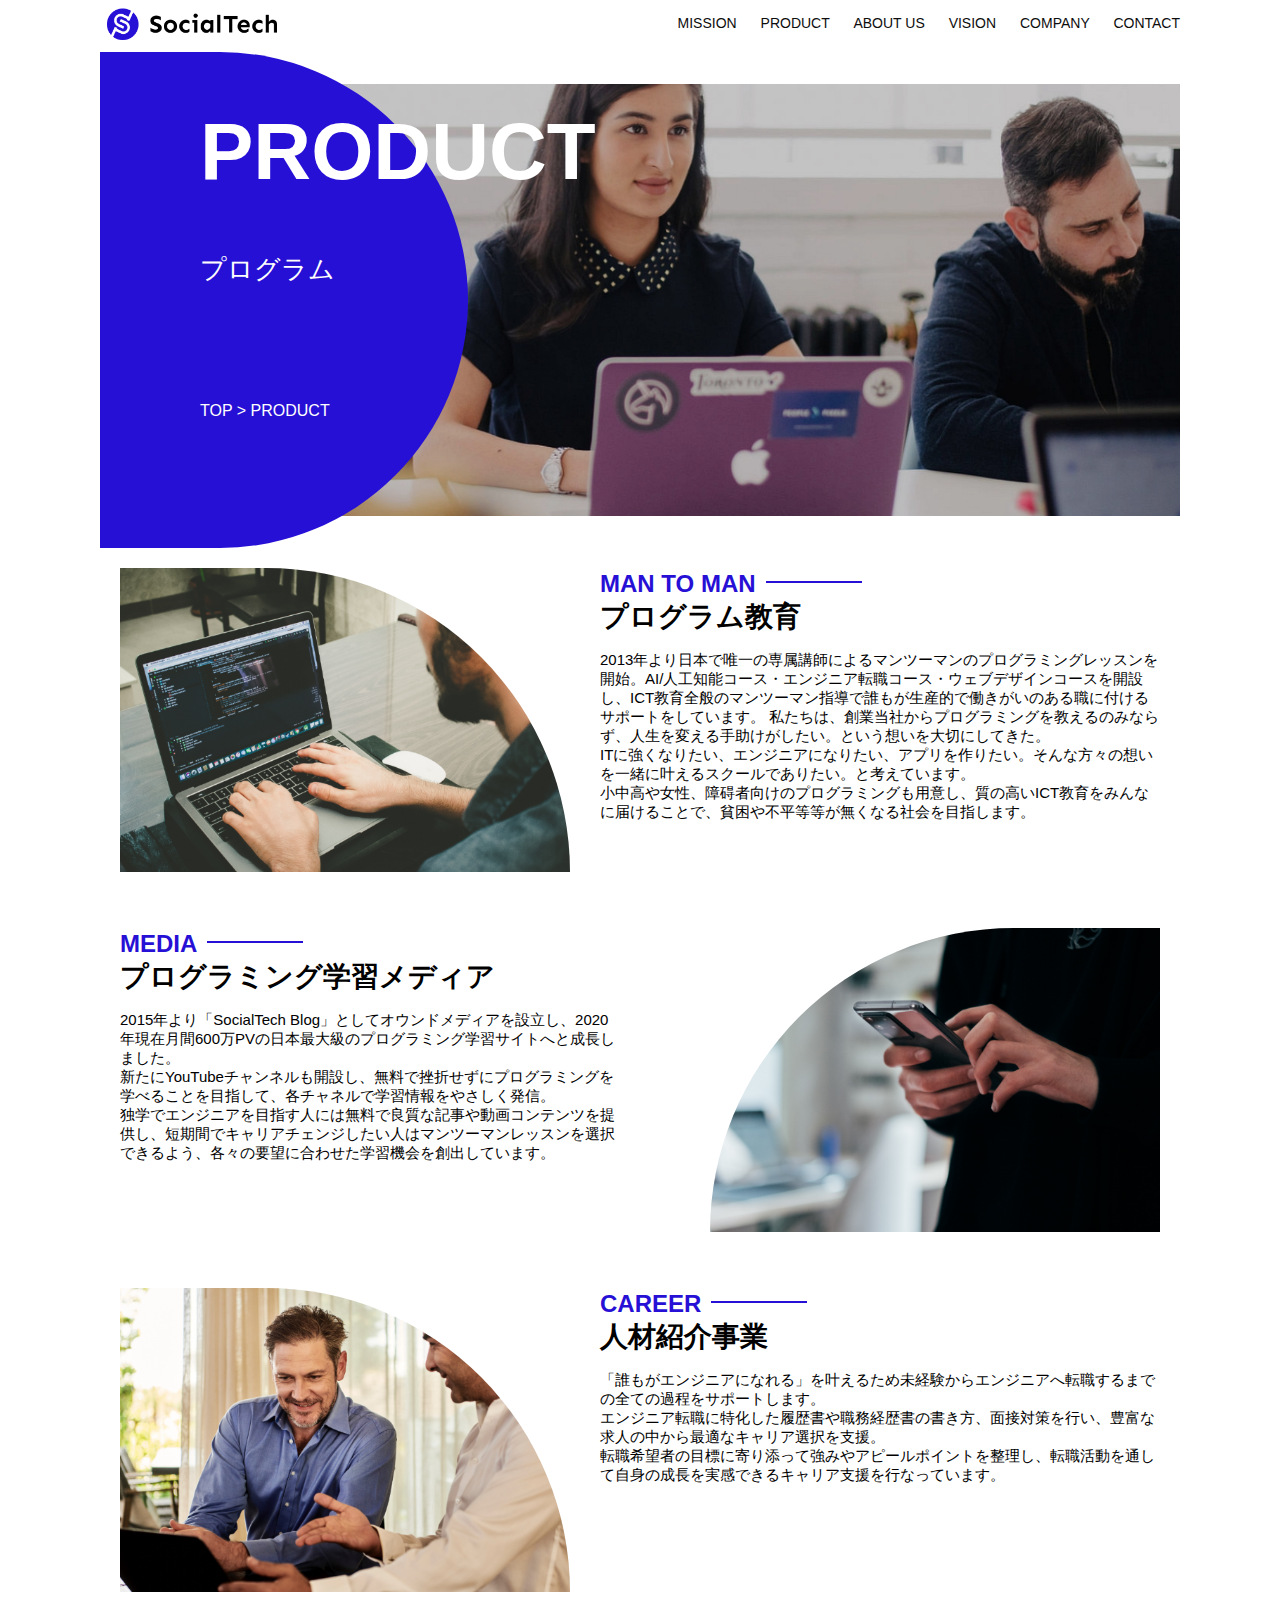
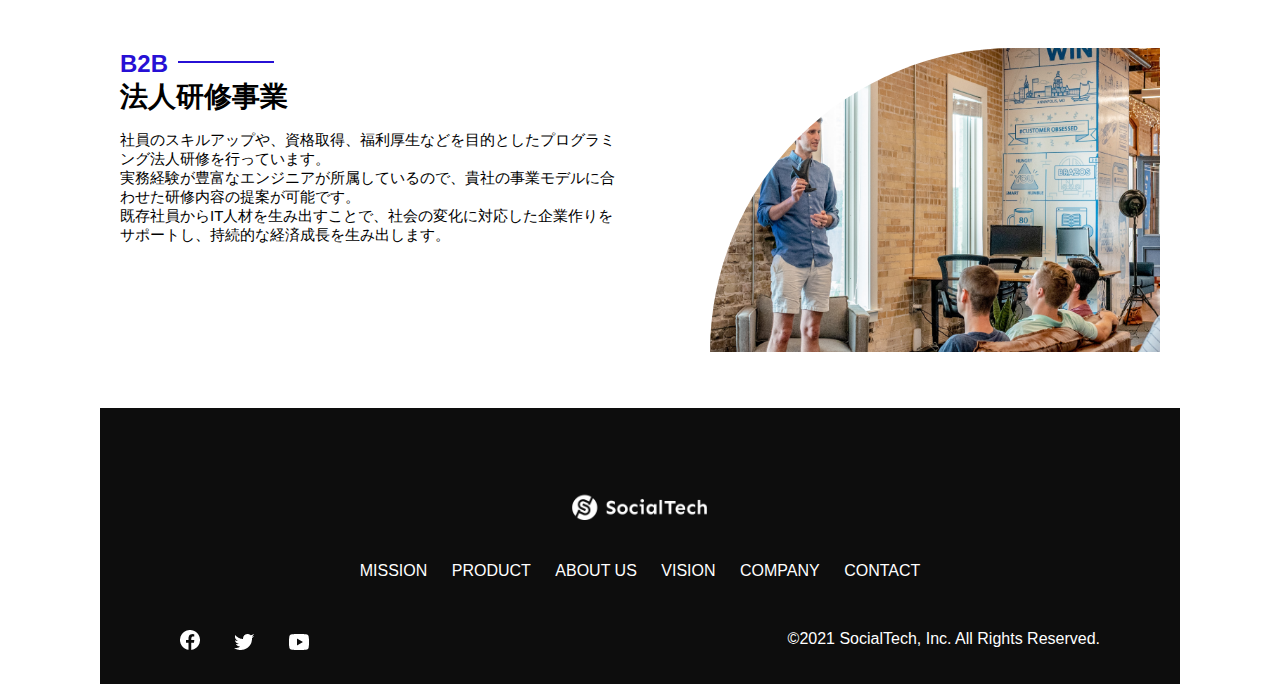
<file: kadai_tutorial_output/product.html>
<!DOCTYPE html>
  <html>
  <head>
    <title>SocialTech -PRODUCT プロダクト-</title>
    <meta charset="UTF-8">
    <meta name="description" content="socialtechの4つのプログラムを紹介します。">
    <meta name="viewport" content="width=device-width, initial-scale=1.0">
    <link rel="stylesheet" href="style.css">
  </head>
  
  <body>
    <!-- ヘッダー -->
    <header>
      <!-- ロゴ -->
      <a href="index.html" id="logo"><img src="images/logo.png" alt="トップページに戻る"></a>
  
      <!-- PC用ナビゲーション -->
      <nav id="nav-pc">
        <a href="mission.html">MISSION</a>
        <a href="product.html">PRODUCT</a>
        <a href="index.html#aboutus">ABOUT US</a>
        <a href="index.html#vision">VISION</a>
        <a href="index.html#company">COMPANY</a>
        <a href="index.html#contact">CONTACT</a>
      </nav>
  
      <!-- スマホ用メニューボタン -->
      <img id="menu-sp" src="images/button-menu.png" alt="ナビゲーションを開く" onclick="document.getElementById('nav-sp').style.display = 'block'">
  
      <!-- スマホ用ナビゲーション -->
      <nav id="nav-sp">
        <img id="close" src="images/button-close.png" alt="ナビゲーションを閉じる" onclick="document.getElementById('nav-sp').style.display = 'none'">
        <a id="logo-sp" href="index.html" onclick="document.getElementById('nav-sp').style.display = 'none'"><img
            src="images/logo-sp.png" alt="トップページに戻る"></a>
        <a class="menu" href="mission.html" onclick="document.getElementById('nav-sp').style.display = 'none'">MISSION</a>
        <a class="menu" href="product.html" onclick="document.getElementById('nav-sp').style.display = 'none'">PRODUCT</a>
        <a class="menu" href="index.html#aboutus" onclick="document.getElementById('nav-sp').style.display = 'none'">ABOUT
          US</a>
        <a class="menu" href="index.html#vision"
          onclick="document.getElementById('nav-sp').style.display = 'none'">VISION</a>
        <a class="menu" href="index.html#company"
          onclick="document.getElementById('nav-sp').style.display = 'none'">COMPANY</a>
        <a class="menu" href="index.html#contact"
          onclick="document.getElementById('nav-sp').style.display = 'none'">CONTACT</a>
        <div id="sns">
          <a href="https://www.facebook.com/sejuku2013"><img src="images/button-facebook.png" alt="Facebookのリンク"></a>
          <a href="https://twitter.com/samuraijuku"><img src="images/button-twitter.png" alt="Twitterのリンク"></a>
          <a href="https://www.youtube.com/channel/UCCFOQO5aDK0xXam4cUQXT8g"><img src="images/button-youtube.png" alt="YouTubeのリンク"></a>
        </div>
      </nav>
    </header>
    <main>
      <article>
        <section id="product-main">
          <div id="product-title">
            <h1>PRODUCT</h1>
            <span>プログラム</span>
            <div>TOP > PRODUCT</div>
          </div>
        </section>
        <section class="product-section1">
          <img src="images/product/product-mantoman.png" alt="PCでコードを書く男性">
          <div>
            <h2 class="product-h2">MAN TO MAN</h2>
            <h3 class="product-h3">プログラム教育</h3>
            <p>
              2013年より日本で唯一の専属講師によるマンツーマンのプログラミングレッスンを開始。AI/人工知能コース・エンジニア転職コース・ウェブデザインコースを開設し、ICT教育全般のマンツーマン指導で誰もが生産的で働きがいのある職に付けるサポートをしています。
              私たちは、創業当社からプログラミングを教えるのみならず、人生を変える手助けがしたい。という想いを大切にしてきた。<br>ITに強くなりたい、エンジニアになりたい、アプリを作りたい。そんな方々の想いを一緒に叶えるスクールでありたい。と考えています。<br>小中高や女性、障碍者向けのプログラミングも用意し、質の高いICT教育をみんなに届けることで、貧困や不平等等が無くなる社会を目指します。
            </p>
          </div>
        </section>
        <section class="product-section2">
          <div>
            <h2 class="product-h2">MEDIA</h2>
            <h3 class="product-h3">プログラミング学習メディア</h3>
            <p>2015年より「SocialTech
              Blog」としてオウンドメディアを設立し、2020年現在月間600万PVの日本最大級のプログラミング学習サイトへと成長しました。<br>新たにYouTubeチャンネルも開設し、無料で挫折せずにプログラミングを学べることを目指して、各チャネルで学習情報をやさしく発信。<br>独学でエンジニアを目指す人には無料で良質な記事や動画コンテンツを提供し、短期間でキャリアチェンジしたい人はマンツーマンレッスンを選択できるよう、各々の要望に合わせた学習機会を創出しています。
            </p>
          </div>
          <img src="images/product/product-media.png" alt="スマートフォンを操作する人">
        </section>
        <section class="product-section1">
          <img src="images/product/product-career.png" alt="笑顔で話し合う2人の男性">
          <div>
            <h2 class="product-h2">CAREER</h2>
            <h3 class="product-h3">人材紹介事業</h3>
            <p>
              「誰もがエンジニアになれる」を叶えるため未経験からエンジニアへ転職するまでの全ての過程をサポートします。<br>エンジニア転職に特化した履歴書や職務経歴書の書き方、面接対策を行い、豊富な求人の中から最適なキャリア選択を支援。<br>転職希望者の目標に寄り添って強みやアピールポイントを整理し、転職活動を通して自身の成長を実感できるキャリア支援を行なっています。<br>
            </p>
          </div>
        </section>
        <section class="product-section2">
          <div>
            <h2 class="product-h2">B2B</h2>
            <h3 class="product-h3">法人研修事業</h3>
            <p>
              社員のスキルアップや、資格取得、福利厚生などを目的としたプログラミング法人研修を行っています。<br>実務経験が豊富なエンジニアが所属しているので、貴社の事業モデルに合わせた研修内容の提案が可能です。<br>既存社員からIT人材を生み出すことで、社会の変化に対応した企業作りをサポートし、持続的な経済成長を生み出します。
            </p>
          </div>
          <img src="images/product/product-b2b.png" alt="講演中の男性とそれを聴く人々">
        </section>
        
      </article>
      <footer>
        <div id="footer-logo">
          <img src="images/logo-sp.png" alt="SocialTech">
        </div>
        <div id="footer-link">
          <a href="mission.html">MISSION</a>
          <a href="product.html">PRODUCT</a>
          <a href="index.html#aboutus">ABOUT US</a>
          <a href="index.html#vision">VISION</a>
          <a href="index.html#company">COMPANY</a>
          <a href="index.html#contact">CONTACT</a>
        </div>
        <div id="sns-footer">
          <a href="https://www.facebook.com/sejuku2013"><img src="images/button-facebook.png" alt="Facebookのリンク"></a>
          <a href="https://twitter.com/samuraijuku"><img src="images/button-twitter.png" alt="Twitterのリンク"></a>
          <a href="https://www.youtube.com/channel/UCCFOQO5aDK0xXam4cUQXT8g"><img src="images/button-youtube.png" alt="YouTubeのリンク"></a>
          <span id="copyright">&copy;2021 SocialTech, Inc. All Rights Reserved. </span>
        </div>
      </footer>
    </main>
  </body>
  
  </html>
</file>
<file: kadai_tutorial_output/style.css>
/* PC、スマホ共通スタイル */
body {
  font-family: "Source Sans Pro", "Hiragino Kaku Gothic ProN", Meiryo, Arial, sans-serif;
}

p {
  font-size: 15px;
}

/* PC用スタイル */
@media screen and (min-width: 768px) {



body {
  max-width: 1080px;
  min-width: 960px;
  margin: 0 auto 0 auto;
}

header {
  display: flex;
  justify-content: space-between;
}

#nav-pc {
  font-size: 14px;
  padding-top: 15px;
}

#nav-pc > a {
  text-decoration: none;
  margin-left: 20px;
}

#nav-pc > a:link {
  color: #0d0d0d;
}

#nav-pc > a:visited {
  color: #0d0d0d;
}

#nav-pc > a:hover {
  color: #0d0d0d;
  text-decoration: underline;
}

#nav-pc > a:active {
  color: #0d0d0d;
}

/* スマホ用ナビを非表示 */

#nav-sp {
  display: none;
}

#menu-sp {
  display: none;
}

#main-visual {
  position: relative;
  height: 400px;
}

#main-message {
  position: absolute;
  top: 0;
  left: 0;
  background-color: #2710d5;
  color: #ffffff;
  border-radius: 0 0 476px 0;
  max-width: 620px;
  height: 100%;
  width: 100%;
  z-index: 11;
}

#main-message > h1 {
  font-size: 60px;
  font-weight: bold;
  margin: 100px 0 0 50px;
}

#main-message > p {
  font-size: 28px;
  margin: 0 0 0 50px;
}

#main-visual > img {
  max-width: 620px;
  border-radius: 476px 0 0 0 ;
  position: absolute;
  top: 0;
  right: 0;
  z-index: 10;
}

h2 {
  margin: 40px 0 0 0;
}

h2::after {
  content: url("images/line.png");
  margin-left: 10px;
}

h3 {
  font-size: 27px;
}

#mission {
  margin: 80px auto 80px auto;
  width: 100%;
}

#mission-flex {
  width: 100%;
  display: flex;
}

#mission-flex > div {
  width: 50%;
  margin: 20px;
}

#mission-photo {
  width: 100%;
}

#s2dgs {
  margin-top: 50px;
  width: 100%;
}

#product {
  background-color: #fafafa;
  margin: 80px 0 80px 0;
  padding: 10px 40px 0px 40px;
}

#product > div {
  margin-top: 40px;
  display: flex;
}

#product-left {
  width: 50%;
  margin-right: 20px;
}

#product-right {
  width: 50%;
  margin-left: 20px;
  margin-top: 80px;
}

#product-left > div {
  position: relative;
  height: 480px;
  margin-right: 20px;
}

#product-right > div {
  position: relative;
  height: 480px;
  margin-left: 20px;
}

.product-photo {
  width: 100%;
}

.product-explain {
  background-color: #ffffff;
  position: absolute;
  left: 0;
  top: 280px;
  margin: 0 40px 0 40px;
  padding: 20px;
  box-shadow: 5px 5px 10px rgba(0, 0, 0, 0.05);
}

.product-explain > span {
  color: #2710d5;
  font-weight: bold;
  font-size: 16px;
  margin: 0;
}

.product-explain > h3 {
  font-size: 20px;
  margin: 5px 0 5px 0;
}

.product-explain > p {
  font-size: 14px;
  margin: 0;
}

#product-more {
  margin: 0 auto -42px auto;
}

#aboutus {
  margin: 80px auto 80px auto;
}

#aboutus > div {
  display: flex;
}

.culture-img {
  width: 100%;
  align-self: flex-start;
}

.culture-img2 {
  margin-top: 50px;
  width: 100%;
}

.culture-table {
  margin-right: 50px;
}

.culture-num {
  font-size: 80px;
  color: #2710d5;
  margin: 0 20px 0 0;
}

.culture-en {
  color: #2710d5;
  font-size: 24px;
  font-weight: bold;
  display: block;
}

.culture-jp {
  font-size: 28px;
  font-weight: bold;
}

.culture-description {
  margin: 0;
}

#vision {
  margin: 80px auto 80px auto;
}

#vision > div {
  width: 100%;
  display: flex;
  justify-content: space-between;
  flex-wrap: wrap;
}

.vision-box {
  width: 300px;
  height: 300px;
  margin-bottom: 30px;
  position: relative;
}

.vision-box > img {
  width: 100%;
  height: auto;
  position: absolute;
  top: 0;
  left: 0;
  z-index: 30;
}

.vision-box > span {
  position: absolute;
  top: 0;
  left: 0;
  z-index: 31;
  margin-right: 20px;
}

.vision-box > span > h4 {
  color: #2710d5;
  font-size: 19px;
  margin: 80px 0 0 0;
}

.vision-box > span > h4::first-letter {
  font-size: 40px;
}

.vision-box > span > h5 {
  font-size: 20px;
  margin: 0 0 0 0;
}

.vision-box > span > p {
  margin: 10px 0 0 0;
}

#company {
  margin: 80px auto 80px auto;
}

#company-table {
  width: 100%;
}

.tableheader {
  text-align: left;
  padding: 20px;
  border-bottom-color: #2710d5;
  border-bottom-width: 1px;
  border-bottom-style: solid;
  width: 100px;
}

.tableheader-first {
  text-align: left;
  padding: 20px;
  border-bottom-color: #2710d5;
  border-bottom-width: 1px;
  border-bottom-style: solid;
  border-top-color: #2710d5;
  border-top-width: 1px;
  border-top-style: solid;
  width: 100px;  
}

.cell {
  padding: 30px;
  border-bottom-color: #ececec;
  border-bottom-width: 1px;
  border-bottom-style: solid;
}

.cell-first {
  padding: 30px;
  border-bottom-color: #ececec;
  border-bottom-width: 1px;
  border-bottom-style: solid;
  border-top-color: #ececec;
  border-top-width: 1px;
  border-top-style: solid;  
}

#company > iframe {
  width: 100%;
  height: 368px;
  margin-top: 40px;
}

#contact {
  margin: 80px auto 80px auto;
}

#contact > form > div {
  display: flex;
  flex-direction: row;
  flex-wrap: wrap;
  padding-bottom: 30px;
}

.contact-heading {
  width: 240px;
  align-self: center;
}

.contact-label {
  font-weight: bold;
}

.contact-span {
  color: #ce2222;
  margin: 0 0 0  20px;
  font-weight: bold;
}

.contact-textbox {
  border-top: 0;
  border-left: 0;
  border-right: 0;
  border-bottom-width: 1px;
  border-bottom-color: #707070;
  border-bottom-style: solid;
  background-color: #fafafa;
  width: 400px;
  height: 56px;
}

.contact-textarea {
  border-top: 0;
  border-left: 0;
  border-right: 0;
  border-bottom-width: 1px;
  border-bottom-color: #707070;
  border-bottom-style: solid;
  background-color: #fafafa;
  width: 400px;
  height: 200px;
}

details {
  width: 700px;
}

details > div {
  background-color: #fafafa;
  padding: 20px;
}

details > div > span {
  font-weight: bold;
}

footer {
  background-color: #0d0d0d;
  text-align: center;
  padding: 80px 80px 30px 80px;
}

#footer-logo {
  margin-bottom: 30px;
}

#footer-link {
  margin-bottom: 50px;
}

#footer-link > a {
  text-decoration: none;
  margin: 10px;
}

#footer-link > a:link {
  color: #ffffff;
}

#footer-link > a:visited {
  color: #ffffff;
}

#footer-link > a:hover {
  color: #ffffff;
  text-decoration: underline;
}

#footer-link > a:active {
  color: #ffffff;
}

#sns-footer {
  text-align: left;
  width: 100%;
}

#sns-footer > a {
  margin-right: 30px;
}

#copyright {
  color: #ffffff;
  float: right;
}

#mission-main {
  height: 496px;
  width: 100%;
  background-image: url("images/mission/mission-main.png");
  background-repeat: no-repeat;
  background-position-y: center;
}

#mission-title {
  background-color: #2710d5;
  width: 368px;
  color: #ffffff;
  height: 496px;
  border-radius: 0 248px 248px 0;
  position: relative;
}

#mission-title > h1 {
  position: absolute;
  top: 0;
  left: 100px;
  font-size: 80px;
}

#mission-title > span {
  position: absolute;
  top: 200px;
  left: 100px;
  font-size: 26px;
}

#mission-title > div {
  position: absolute;
  top: 350px;
  left: 100px;
  font-size: 16px;
}

#mission-s2dgs {
  width: 100%;
  margin: 20px;
}

.mission-h2 {
  color: #2710d5;
  font-size: 40px;
}

.mission-h2::after {
  content: none;
}

#mission-5goals {
  margin: 20px;
  display: flex;
}

#mission-5goals > div {
  flex-grow: 1;
  padding: 20px;
}

#mission-5goals > div > div {
  margin-bottom: 40px;
}

.fivegoals-image-right {
  float: right;
  margin: 20px;
}

.fivegoals-image-left {
  float: left;
  margin: 20px;
}

.fivegoals-number {
  color: #2710d5;
  font-size: 48px;
  margin: 0;
}

.fivegoals-h3 {
  font-size: 28px;
  margin: 0;
}

.fivegoals-p {
  margin: 0;
}

#product-main {
  height: 496px;
  width: 100%;
  background-image: url(images/product/product-main.png);
  background-repeat: no-repeat;
  background-position: center;
}

#product-title {
  background-color: #2710d5;
  width: 368px;
  color: #ffffff;
  height: 496px;
  border-radius: 0 248px 248px 0;
  position: relative;
}

#product-title > h1 {
  position: absolute;
  top: 0;
  left: 100px;
  font-size: 80px;
}

#product-title > span {
  position: absolute;
  top: 200px;
  left: 100px;
  font-size: 26px;
}

#product-title > div {
  position: absolute;
  top: 350px;
  left: 100px;
  font-size: 16px;
}

.product-section1 {
  position: relative;
  margin: 20px;
  height: 340px;
}

.product-section1 > img {
  position: absolute;
  top: 0;
  left: 0;
  width: 450px;
  margin: 0 40px 30px 0;
  border-radius: 0 432px 0 0;
}

.product-section1 > div {
  position: absolute;
  top: 0;
  left: 480px;
}

.product-section2 {
  position: relative;
  margin: 20px;
  height: 340px;
}

.product-section2 > img {
  position: absolute;
  top: 0;
  right: 0;
  width: 450px;
  margin: 0 0 30px 40px;
  border-radius: 432px 0 0 0;
}

.product-section2 > div {
  width: 500px;
  position: absolute;
  top: 0;
  left: 0;
}

.product-h2 {
  color: #2710d5;
  font-size: 24px;
  margin: 0;
}

.product-h3 {
  font-size: 28px;
  margin: 0;
}



}

/* スマートフォンのスタイル */

@media screen and (max-width: 767px) {
  

body {
  min-width: 375px;
  margin: 0;
}

#nav-pc {
  display: none;
}

#menu-sp {
  float: right;
  padding: 0;
}


#nav-sp {
  background-color: #2710d5;
  position: absolute;
  top: 0;
  left: 0;
  width: 100%;
  height: 100%;
  display: none;
  z-index: 100;
}

#close {
  position: absolute;
  top: 20px;
  right: 20px;
}

#logo-sp {
  margin: 80px 0 30px 20px;
}

#nav-sp > a {
  display: block;
}

#nav-sp > a:link {
  color: #ffffff;
}

#nav-sp > a:visited {
  color: #ffffff;
}

#nav-sp > a:hover {
  color: #ffffff;
  text-decoration: underline;
}

#nav-sp > a:active {
  color: #ffffff;
}

#nav-sp > .mene {
  text-decoration: none;
  display: block;
  margin: 0 20px 0 20px;
  height: 44px;
  font-size: 16px;
  background-image: url("images/arrow.png");
  background-repeat: no-repeat;
  background-position: right top;
}

#sns {
  position: absolute;
  bottom: 20px;
  left: 20px;
}

#sns > a {
  margin-right: 30px;
}

/* メインビジュアル */
#main-visual {
  position: relative;
  height: 470px;
  width: 100%;
  overflow: hidden;
}

#main-visual > div {
  position: absolute;
  top: 0;
  left: 0;
  background-color: #2710d5;
  color: white;
  border-radius: 0 0 476px 0;
  text-align: center;
  height: 280px;
  width: 100%;
  z-index: 11;
}

  #main-visual > div > h1 {
  font-size: 28px;
  margin: 90px 0 0 0;
}

  #main-visual > div > p {
  margin: 0;
}

#main-visual > img {
  width: 100%;
  border-radius: 476px;
  z-index: 10;
  position: absolute;
  bottom: 0;
  right: 0;
}

h2::after {
  content: url("images/line.png");
  margin-left: 10px;
} 

h3 {
  font-size: 24px;
  margin: 10px 0 0 0;
}

#mission {
  margin: 20px;
}

#mission-photo,
#s2dgs {
  width: 100%;
}

#product {
  background-color: #fafafa;
  padding: 10px 0 0 0;
}

#product h2 {
  margin: 0 0 0 20px;
}

#product-left,
#product-right {
  margin: 0 20px 0 20px;
}

#product-left > div,
#product-right > div {
  position: relative;
  height: 540px;
}

.product-explain {
  background-color: #ffffff;
  position: absolute;
  left: 0;
  bottom: 50px;
  padding: 20px;
  box-shadow: 5px 5px 10px rgba(0, 0, 0, 0.05);
}

.product-explain > span {
  color: #2710d5;
  font-weight: bold;
  font-size: 16px;
  margin: 0;
}

.product-explain > h3 {
  margin: 10px 0 10px 0;
}

.product-photo {
  width: 100%;
}

#product-more > img {
  margin: 0 0 -42px 20px;
}

#aboutus {
  margin: 80px 20px 80px 20px;
}

#aboutus > div {
  display: flex;
  flex-direction: column;
}

.culture-table {
  width: 100%;
  padding-right: 20px;
  order: 2;
}

.culture-img {
  width: 100%;
  order: 1;
}

.culture-img2 {
  width: 100%;
}

.culture-num {
  font-size: 80px;
  color: #2710d5;
}

.culture-en {
  color: #2710d5;
  font-weight: bold;
  font-size: 24px;
  display: block;
}

.culture-jp {
  display: block;
}

.culture-description {
  margin: 0;
}

#vision {
  margin: 80px 20px 80px 20px;
}

.vision-box {
  width: 300px;
  height: 300px;
  margin-bottom: 30px;
  position: relative;
}

.vision-box > img {
  width: 100%;
  height: auto;
  position: absolute;
  top: 0;
  left: 0;
  z-index: 30;
}

.vision-box > span {
  position: absolute;
  top: 0;
  left: 0;
  z-index: 31;
  margin-right: 20px;
}

.vision-box > span > h4 {
  color: #2710d5;
  font-size: 19px;
  margin-top: 60px;
}

.vision-box > span > h5 {
  font-size: 20px;
  margin: 0;
}

.vision-box > span > p {
  margin-top: 10px;
}

#company {
  margin: 0 20px 0 20px;
}

#company > h3 {
  margin-bottom: 20px;
}

#company > table {
  width: 100%;
}

.tableheader-first {
  text-align: left;
  padding: 20px;
  border-bottom-color: #2710d5;
  border-bottom-width: 1px;
  border-bottom-style: solid;
  border-top-color: #2710d5;
  border-top-width: 1px;
  border-top-style: solid;
  width: 50px;
}

.tableheader {
  text-align: left;
  padding: 20px;
  border-bottom-color: #2710d5;
  border-bottom-width: 1px;
  border-bottom-style: solid;
  width: 50px;
}

.cell {
  padding: 20px;
  border-bottom-color: #ececec;
  border-bottom-width: 1px;
  border-bottom-style: solid;
}

.cell-first {
  padding: 20px;
  border-bottom-color: #ececec;
  border-bottom-width: 1px;
  border-bottom-style: solid;
  border-top-color: #ececec;
  border-top-width: 1px;
  border-top-style: solid;
}

#company > iframe {
  width: 100%;
  height: 240px;
  margin: 40px 0 0 0;
}

#contact {
  margin: 80px 20px 80px 20px;
}

#contact > h3 {
  margin-bottom: 20px;
}

#contact > form > div {
  margin-bottom: 20px;
}

.contact-heading {
  margin-bottom: 20px;
}

.contact-label {
  font-weight: bold;
}

.contact-span {
  color: #ce2222;
  margin-left: 20px;
  font-weight: bold;
}

.contact-textbox {
  height: 56px;
  border-top: 0;
  border-left: 0;
  border-right: 0;
  background-color: #fafafa;
  border-bottom-color: #707070;
  border-bottom-width: 1px;
  border-bottom-style: solid;
  min-width: 300px;
  width: 100%;
}

.contact-textarea {
  height: 150px;
  border-top: 0;
  border-left: 0;
  border-right: 0;
  background-color: #fafafa;
  width: 100%;
}

.radiobutton {
  margin-bottom: 20px;
}

.radiobutton + label::after {
  content:"\A";
  white-space: pre;
}

footer {
  background-color: #0d0d0d;
  padding: 30px 20px 50px 20px;
}

#footer-logo {
  margin-bottom: 30px;
}

#footer-link {
  margin-bottom: 50px;
}

#footer-link > a {
  text-decoration: none;
  margin: 0 20px 30px 0;
  display: block;
  background-image: url(images/arrow.png);
  background-repeat: no-repeat;
  background-position: right top;
}

#footer-link > a:link {
  color: #ffffff;
}

#footer-link > a:visited {
  color: #ffffff;
}

#footer-link > a:hover {
  color: #ffffff;
  text-decoration: underline;
}

#footer-link > a:active {
  color: #ffffff;
}

#sns-footer > a {
  margin-right: 30px;
}

#copyright {
  font-size: 12px;
  display: block;
  margin-top: 30px;
  color: #ffffff;
}


   /* mission.html用スタイル */
   /* ミッションのメインビジュアル */

#mission-main {
  height: 256px;
  width: 100%;
  background-image: url(images/mission/mission-main.png);
  background-repeat: no-repeat;
  background-position-y:center;
  background-size: auto 208px;
}

#mission-title {
  background-color: #2710d5;
  width: 136px;
  color: #ffffff;
  height: 256px;
  border-radius: 0 248px 248px 0;
  position: relative;
}

#mission-title > h1 {
  position: absolute;
  top: 0;
  left: 20px;
  font-size: 40px;
}

#mission-title > span {
  position: absolute;
  top: 110px;
  left: 20px;
  font-size: 18px;
}

#mission-title > div {
  position: absolute;
  top: 180px;
  left: 20px;
  font-size: 13px;
}

#mission-s2dgs {
  margin: 20px;
}

.mission-h2 {
  color: #2710d5;
}

.mission-h2::after {
  content: none;
}

#mission-s2dgs > img {
  width: 100%;
}

#mission-5goals {
  margin: 20px;
}

#mission-5goals > div > div {
  margin-bottom: 40px;
}

#s2dgs-image {
  width: 100%;
}

.fivegoals-image-right {
  margin: 20px auto;
  display: block;
}

.fivegoals-image-left {
  margin: 20px auto;
  display: block;
}

.fivegoals-number {
  color: #2710d5;
  font-size: 48px;
  margin: 0;
}

.fivegoalas-h3 {
  font-size: 28px;
  margin: 0;
}

.fivegoals-p {
  margin: 0;
}

#product-main {
  height: 256px;
  width: 100%;
  background-image: url(images/product/product-main.png);
  background-repeat: no-repeat;
  background-position-y: center;
  background-size: auto 208px;
}

#product-title {
  background-color: #2710d5;
  width: 136px;
  color: #ffffff;
  height: 256px;
  border-radius: 0 248px 248px 0;
  position: relative;
}

#product-title > h1 {
  position: absolute;
  top: 0;
  left: 20px;
  font-size: 40px;
}

#product-title > span {
  position: absolute;
  top: 110px;
  left: 20px;
  font-size: 18px;
}

#product-title > div {
  position: absolute;
  top: 180px;
  left: 20px;
  font-size: 13px;
}

.product-section1 {
  margin: 20px;
}

.product-section1 > img {
  width: 100%;
  border-radius: 0 300px 0 0;
}

.product-section2 {
  margin: 20px;
  display: flex;
  flex-direction: column;
}

.product-section2 > img {
  order: 1;
  width: 100%;
  border-radius: 300px 0 0 0;
}

.product-section2 > div {
  order: 2;
}

.product-h2 {
  color: #2710d5;
  font-size: 24px;
  margin: 0;
}

.product-h3 {
  font-size: 28px;
  margin: 0;
}

}
</file>
<file: html-css-kadai_013/kadai_013/style.css>
/* PC、スマホ共通スタイル */
body {
  font-family: "Source Sans Pro", "Hiragino Kaku Gothic ProN", Meiryo, Arial,
    sans-serif;
}

p {
  font-size: 15px;
}

#main-visual>img {
  width: 100%;
}

/*================
PC用のスタイル 
=================*/
@media screen and (min-width: 768px) {
  /* 横幅設定 */
  body {
    max-width: 1080px;
    min-width: 960px;
    margin: 0 auto 0 auto;
  }

  /* ヘッダー */
  header {
    display: flex;
    justify-content: space-between;
  }

  /* ナビゲーションのレイアウト */
  #nav-pc {
    text-align: right;
    font-size: 14px;
    padding-top: 15px;
  }

  /* ナビゲーションのリンクの装飾設定 */
  #nav-pc>a {
    text-decoration: none;
    margin-left: 20px;
  }

  #nav-pc>a:link {
    color: #0d0d0d;
  }

  #nav-pc>a:visited {
    color: #0d0d0d;
  }

  #nav-pc>a:hover {
    color: #0d0d0d;
    text-decoration: underline;
  }

  #nav-pc>a:active {
    color: #0d0d0d;
  }

  #menu-sp {
    display: none;  
  }

  #nav-sp {
    display: none;
  }

}

@media screen and (max-width: 767px) {

  body {
    min-width: 375px;
    margin: 0;
  }

  #nav-pc {
    display: none;
  }

  #menu-sp {
    float: right;
    padding: 0;
  }

  #nav-sp {
    background-color: #ce933e;
    position: absolute;
    left: 0;
    top: 0;
    height: 100%;
    width: 100%;
    display: none;
    z-index: 100;
  }

  #close {
    position: absolute;
    top: 20px;
    right: 20px;
  }

  #logo-sp {
    margin: 80px 0px 30px 20px;
  }

  #nav-sp > a {
    display: block;
  }

  #nav-sp > a:link {
    color: #ffffff;
  }

  #nav-sp > a:visited {
    color: #ffffff;
  }

  #nav-sp > a:hover {
    text-decoration: underline;
  }

  #nav-sp > a:active {
    color: #ffffff;
  }

  #nav-sp > .menu {
    text-decoration: none;
    display: block;
    margin: 0 20px 0 20px;
    height: 44px;
    font-size: 16px;
    background-image: url("images/arrow.png");
    background-repeat: no-repeat;
    background-position: right top;
  }
  
}
</file>
